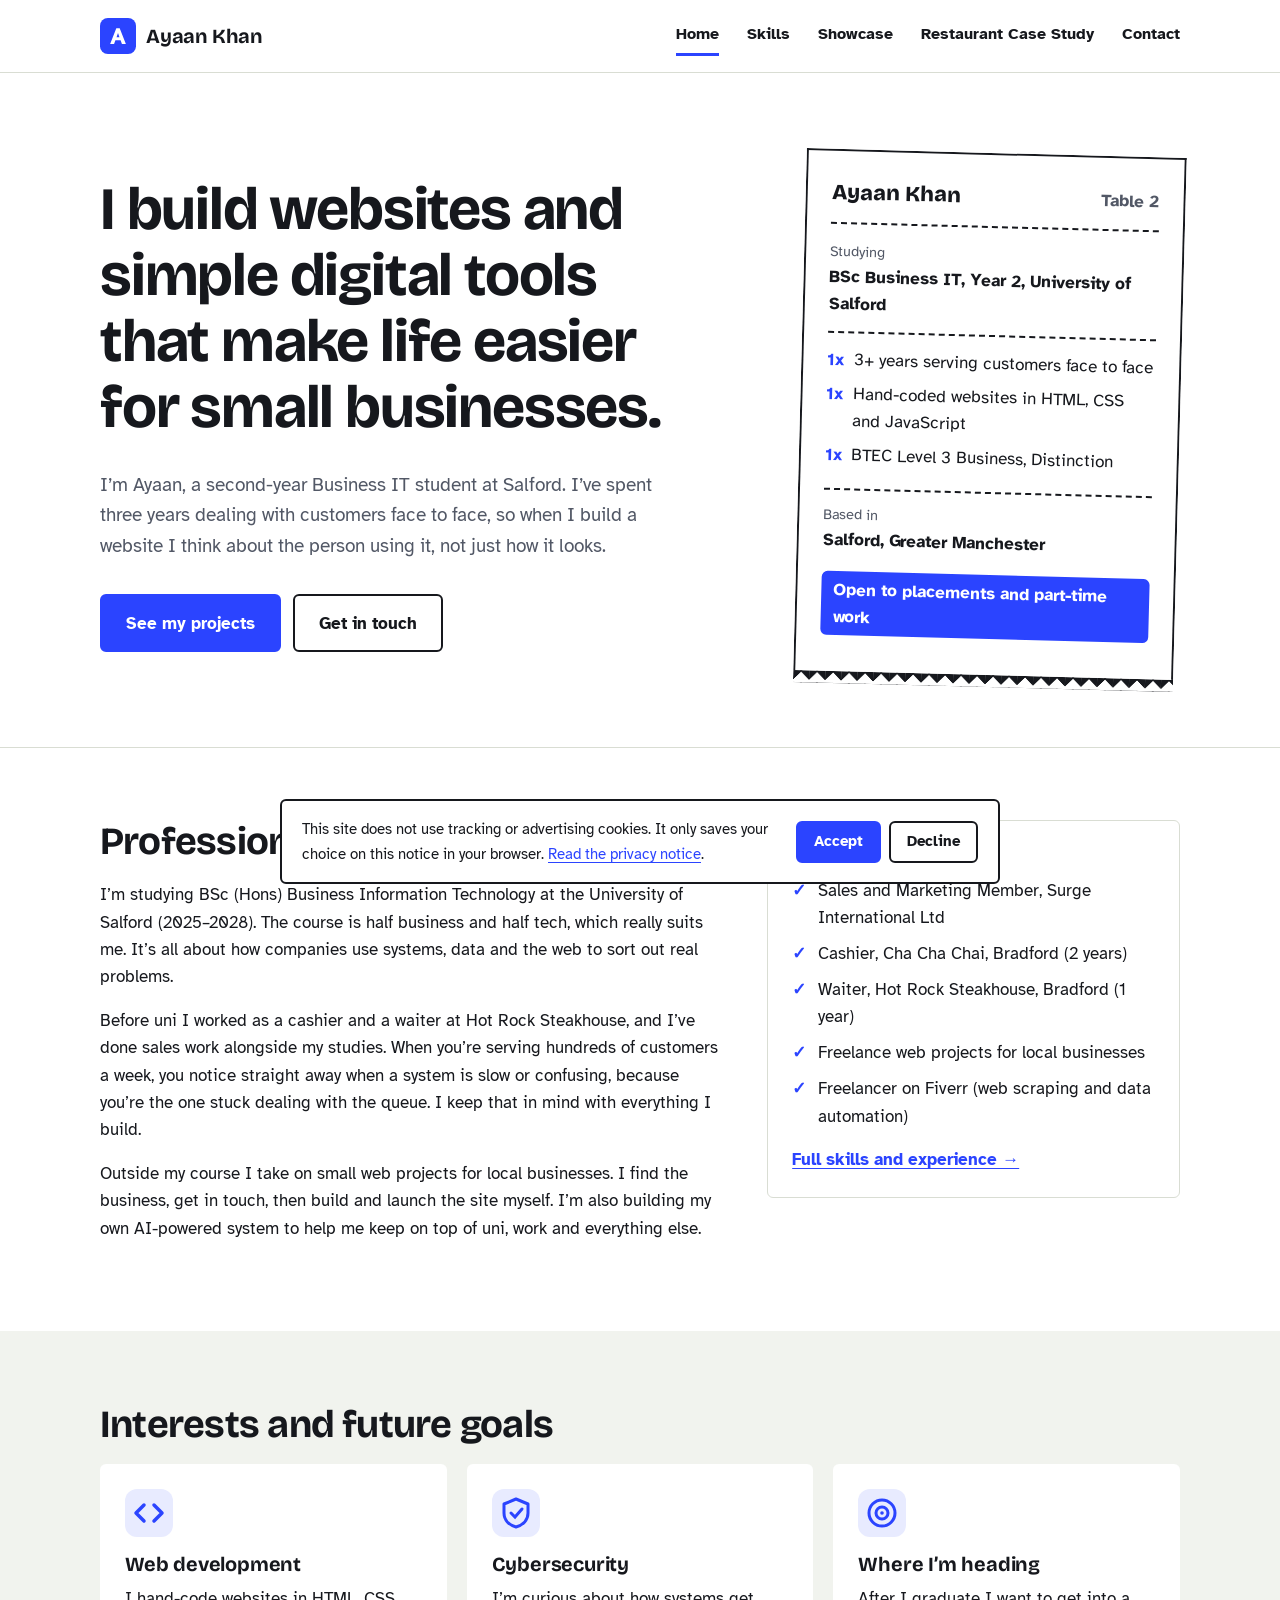
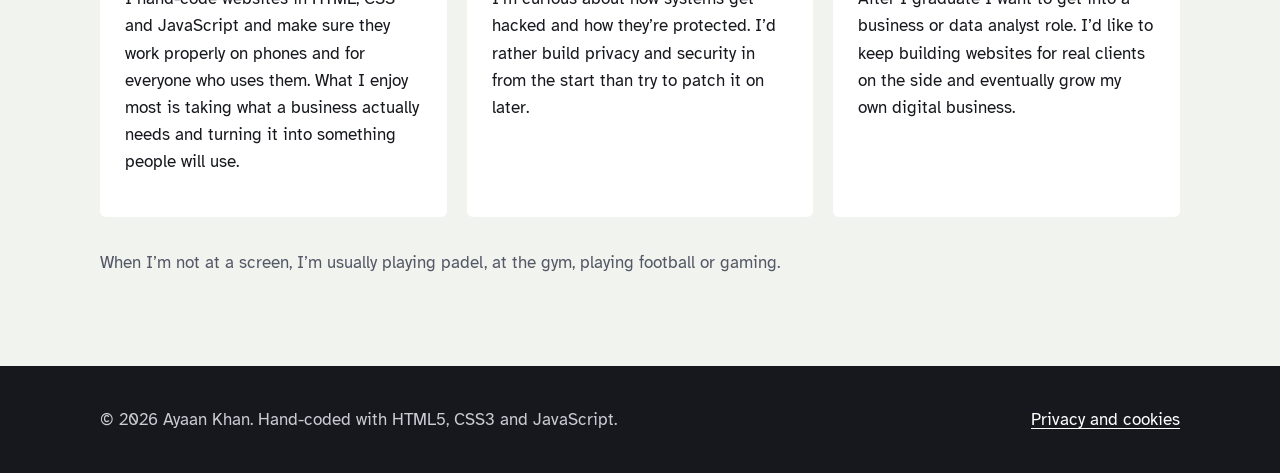
<file: index.html>
<!DOCTYPE html>
<html lang="en-GB">
<head>
  <meta charset="UTF-8">
  <meta name="viewport" content="width=device-width, initial-scale=1">
  <title>Ayaan Khan | Business IT Student and Web Developer</title>
  <meta name="description" content="Portfolio of Ayaan Khan, a Business Information Technology student at the University of Salford building websites and digital tools for small businesses.">
  <link rel="preconnect" href="https://fonts.googleapis.com">
  <link rel="preconnect" href="https://fonts.gstatic.com" crossorigin>
  <link href="https://fonts.googleapis.com/css2?family=Atkinson+Hyperlegible:wght@400;700&amp;family=Bricolage+Grotesque:opsz,wght@12..96,500..800&amp;display=swap" rel="stylesheet">
  <link rel="stylesheet" href="css/style.css">
  <link rel="icon" href="images/logo.svg" type="image/svg+xml">
</head>
<body>
  <a class="skip-link" href="#main">Skip to main content</a>

  <!-- ===== Site header and main navigation (same on every page) ===== -->
  <header class="site-header">
    <div class="container header-inner">
      <a class="brand" href="index.html">
        <img src="images/logo.svg" alt="" width="36" height="36">
        <span>Ayaan Khan</span>
      </a>
      <button class="nav-toggle" type="button" aria-expanded="false" aria-controls="site-nav">Menu</button>
      <nav id="site-nav" class="site-nav" aria-label="Main">
        <ul>
          <li><a href="index.html" aria-current="page">Home</a></li>
          <li><a href="skills.html">Skills</a></li>
          <li><a href="showcase.html">Showcase</a></li>
          <li><a href="restaurant.html">Restaurant Case Study</a></li>
          <li><a href="contact.html">Contact</a></li>
        </ul>
      </nav>
    </div>
  </header>

  <main id="main">
    <!-- ===== Hero: who I am in one line ===== -->
    <section class="hero">
      <div class="container hero-inner">
        <div class="hero-text">
          <h1>I build websites and simple digital tools that make life easier for small businesses.</h1>
          <p class="lead">I’m Ayaan, a second-year Business IT student at Salford. I’ve spent three years dealing with customers face to face, so when I build a website I think about the person using it, not just how it looks.</p>
          <div class="button-row">
            <a class="btn btn-primary" href="showcase.html">See my projects</a>
            <a class="btn btn-ghost" href="contact.html">Get in touch</a>
          </div>
        </div>
        <!-- Quick facts styled as a kitchen order ticket, a nod to my waiting job -->
        <aside class="ticket" aria-label="Quick facts about me">
          <div class="ticket-head">
            <p class="ticket-title">Ayaan Khan</p>
            <p class="ticket-number">Table 2</p>
          </div>
          <dl>
            <dt>Studying</dt>
            <dd>BSc Business IT, Year 2, University of Salford</dd>
          </dl>
          <ul class="ticket-items">
            <li>3+ years serving customers face to face</li>
            <li>Hand-coded websites in HTML, CSS and JavaScript</li>
            <li>BTEC Level 3 Business, Distinction</li>
          </ul>
          <dl>
            <dt>Based in</dt>
            <dd>Salford, Greater Manchester</dd>
          </dl>
          <p class="ticket-status">Open to placements and part-time work</p>
        </aside>
      </div>
    </section>

    <!-- ===== Professional summary ===== -->
    <section class="section">
      <div class="container two-col">
        <div>
          <h2>Professional summary</h2>
          <p>I’m studying BSc (Hons) Business Information Technology at the University of Salford (2025–2028). The course is half business and half tech, which really suits me. It’s all about how companies use systems, data and the web to sort out real problems.</p>
          <p>Before uni I worked as a cashier and a waiter at Hot Rock Steakhouse, and I’ve done sales work alongside my studies. When you’re serving hundreds of customers a week, you notice straight away when a system is slow or confusing, because you’re the one stuck dealing with the queue. I keep that in mind with everything I build.</p>
          <p>Outside my course I take on small web projects for local businesses. I find the business, get in touch, then build and launch the site myself. I’m also building my own AI-powered system to help me keep on top of uni, work and everything else.</p>
        </div>
        <aside class="card">
          <h3>Career background</h3>
          <ul class="tick-list">
            <li>Sales and Marketing Member, Surge International Ltd</li>
            <li>Cashier, Cha Cha Chai, Bradford (2 years)</li>
            <li>Waiter, Hot Rock Steakhouse, Bradford (1 year)</li>
            <li>Freelance web projects for local businesses</li>
            <li>Freelancer on Fiverr (web scraping and data automation)</li>
          </ul>
          <a class="text-link" href="skills.html">Full skills and experience &rarr;</a>
        </aside>
      </div>
    </section>

    <!-- ===== Interests and goals ===== -->
    <section class="section section-alt">
      <div class="container">
        <h2>Interests and future goals</h2>
        <div class="card-grid">
          <article class="card">
            <img class="card-icon" src="images/icon-code.svg" alt="" width="48" height="48">
            <h3>Web development</h3>
            <p>I hand-code websites in HTML, CSS and JavaScript and make sure they work properly on phones and for everyone who uses them. What I enjoy most is taking what a business actually needs and turning it into something people will use.</p>
          </article>
          <article class="card">
            <img class="card-icon" src="images/icon-shield.svg" alt="" width="48" height="48">
            <h3>Cybersecurity</h3>
            <p>I’m curious about how systems get hacked and how they’re protected. I’d rather build privacy and security in from the start than try to patch it on later.</p>
          </article>
          <article class="card">
            <img class="card-icon" src="images/icon-target.svg" alt="" width="48" height="48">
            <h3>Where I’m heading</h3>
            <p>After I graduate I want to get into a business or data analyst role. I’d like to keep building websites for real clients on the side and eventually grow my own digital business.</p>
          </article>
        </div>
        <p class="note">When I’m not at a screen, I’m usually playing padel, at the gym, playing football or gaming.</p>
      </div>
    </section>
  </main>

  <!-- ===== Footer (same on every page) ===== -->
  <footer class="site-footer">
    <div class="container footer-inner">
      <p>&copy; <span id="year">2026</span> Ayaan Khan. Hand-coded with HTML5, CSS3 and JavaScript.</p>
      <p><a href="restaurant.html#privacy">Privacy and cookies</a></p>
    </div>
  </footer>

  <!-- ===== Cookie consent notice (shown until the visitor chooses) ===== -->
  <div class="cookie-banner" id="cookie-banner" role="region" aria-label="Cookie notice" hidden>
    <p>This site does not use tracking or advertising cookies. It only saves your choice on this notice in your browser. <a href="restaurant.html#privacy">Read the privacy notice</a>.</p>
    <div class="cookie-actions">
      <button class="btn btn-primary btn-small" type="button" data-cookie="accept">Accept</button>
      <button class="btn btn-ghost btn-small" type="button" data-cookie="decline">Decline</button>
    </div>
  </div>

  <script src="js/main.js"></script>
</body>
</html>
</file>
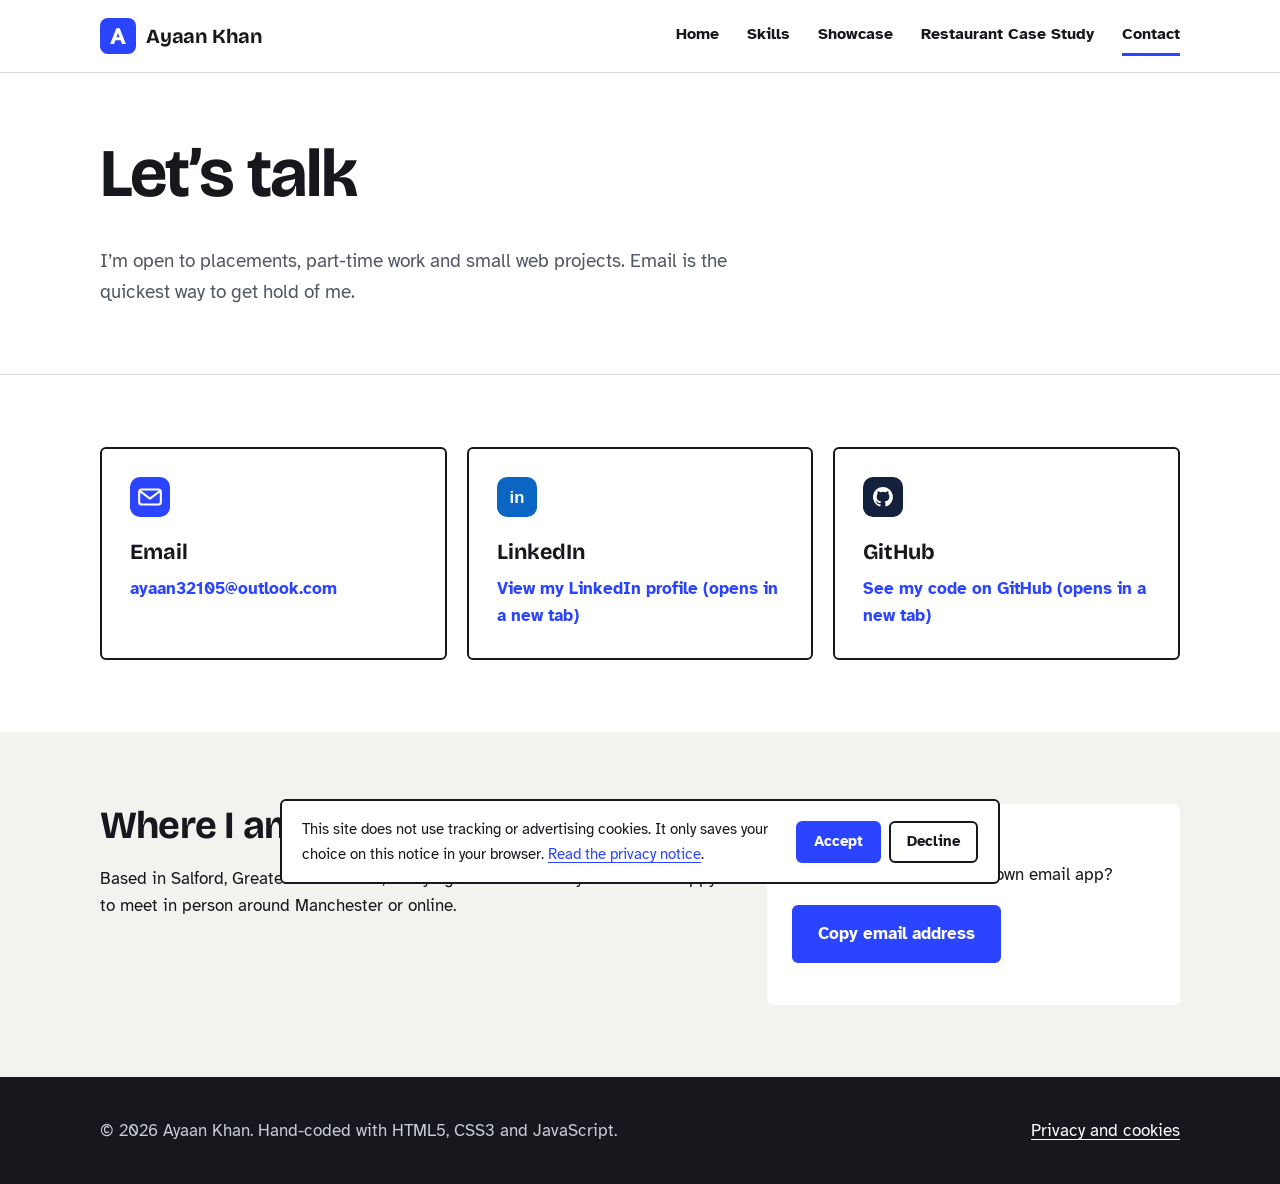
<file: contact.html>
<!DOCTYPE html>
<html lang="en-GB">
<head>
  <meta charset="UTF-8">
  <meta name="viewport" content="width=device-width, initial-scale=1">
  <title>Contact | Ayaan Khan</title>
  <meta name="description" content="Contact Ayaan Khan by email or connect on LinkedIn and GitHub.">
  <link rel="preconnect" href="https://fonts.googleapis.com">
  <link rel="preconnect" href="https://fonts.gstatic.com" crossorigin>
  <link href="https://fonts.googleapis.com/css2?family=Atkinson+Hyperlegible:wght@400;700&amp;family=Bricolage+Grotesque:opsz,wght@12..96,500..800&amp;display=swap" rel="stylesheet">
  <link rel="stylesheet" href="css/style.css">
  <link rel="icon" href="images/logo.svg" type="image/svg+xml">
</head>
<body>
  <a class="skip-link" href="#main">Skip to main content</a>

  <!-- ===== Site header and main navigation ===== -->
  <header class="site-header">
    <div class="container header-inner">
      <a class="brand" href="index.html">
        <img src="images/logo.svg" alt="" width="36" height="36">
        <span>Ayaan Khan</span>
      </a>
      <button class="nav-toggle" type="button" aria-expanded="false" aria-controls="site-nav">Menu</button>
      <nav id="site-nav" class="site-nav" aria-label="Main">
        <ul>
          <li><a href="index.html">Home</a></li>
          <li><a href="skills.html">Skills</a></li>
          <li><a href="showcase.html">Showcase</a></li>
          <li><a href="restaurant.html">Restaurant Case Study</a></li>
          <li><a href="contact.html" aria-current="page">Contact</a></li>
        </ul>
      </nav>
    </div>
  </header>

  <main id="main">
    <section class="page-intro">
      <div class="container">
        <h1>Let’s talk</h1>
        <p class="lead">I’m open to placements, part-time work and small web projects. Email is the quickest way to get hold of me.</p>
      </div>
    </section>

    <section class="section" aria-labelledby="contact-title">
      <div class="container contact-grid">
        <h2 id="contact-title" class="visually-hidden">Contact details</h2>
        <a class="contact-card" href="mailto:ayaan32105@outlook.com">
          <img src="images/icon-mail.svg" alt="" width="40" height="40">
          <span class="contact-label">Email</span>
          <span class="contact-value">ayaan32105@outlook.com</span>
        </a>
        <a class="contact-card" href="https://www.linkedin.com/in/ayaan-khan-1704a8391" target="_blank" rel="noopener noreferrer">
          <img src="images/icon-linkedin.svg" alt="" width="40" height="40">
          <span class="contact-label">LinkedIn</span>
          <span class="contact-value">View my LinkedIn profile (opens in a new tab)</span>
        </a>
        <a class="contact-card" href="https://github.com/ay44n786" target="_blank" rel="noopener noreferrer">
          <img src="images/icon-github.svg" alt="" width="40" height="40">
          <span class="contact-label">GitHub</span>
          <span class="contact-value">See my code on GitHub (opens in a new tab)</span>
        </a>
      </div>
    </section>

    <section class="section section-alt">
      <div class="container two-col">
        <div>
          <h2>Where I am</h2>
          <p>Based in Salford, Greater Manchester, studying at the University of Salford. Happy to meet in person around Manchester or online.</p>
        </div>
        <div class="card">
          <h3>Copy my email</h3>
          <p>Prefer to paste it into your own email app?</p>
          <button class="btn btn-primary" type="button" id="copy-email" data-email="ayaan32105@outlook.com">Copy email address</button>
          <p class="copy-status" id="copy-status" aria-live="polite"></p>
        </div>
      </div>
    </section>
  </main>

  <!-- ===== Footer ===== -->
  <footer class="site-footer">
    <div class="container footer-inner">
      <p>&copy; <span id="year">2026</span> Ayaan Khan. Hand-coded with HTML5, CSS3 and JavaScript.</p>
      <p><a href="restaurant.html#privacy">Privacy and cookies</a></p>
    </div>
  </footer>

  <!-- ===== Cookie consent notice ===== -->
  <div class="cookie-banner" id="cookie-banner" role="region" aria-label="Cookie notice" hidden>
    <p>This site does not use tracking or advertising cookies. It only saves your choice on this notice in your browser. <a href="restaurant.html#privacy">Read the privacy notice</a>.</p>
    <div class="cookie-actions">
      <button class="btn btn-primary btn-small" type="button" data-cookie="accept">Accept</button>
      <button class="btn btn-ghost btn-small" type="button" data-cookie="decline">Decline</button>
    </div>
  </div>

  <script src="js/main.js"></script>
</body>
</html>
</file>
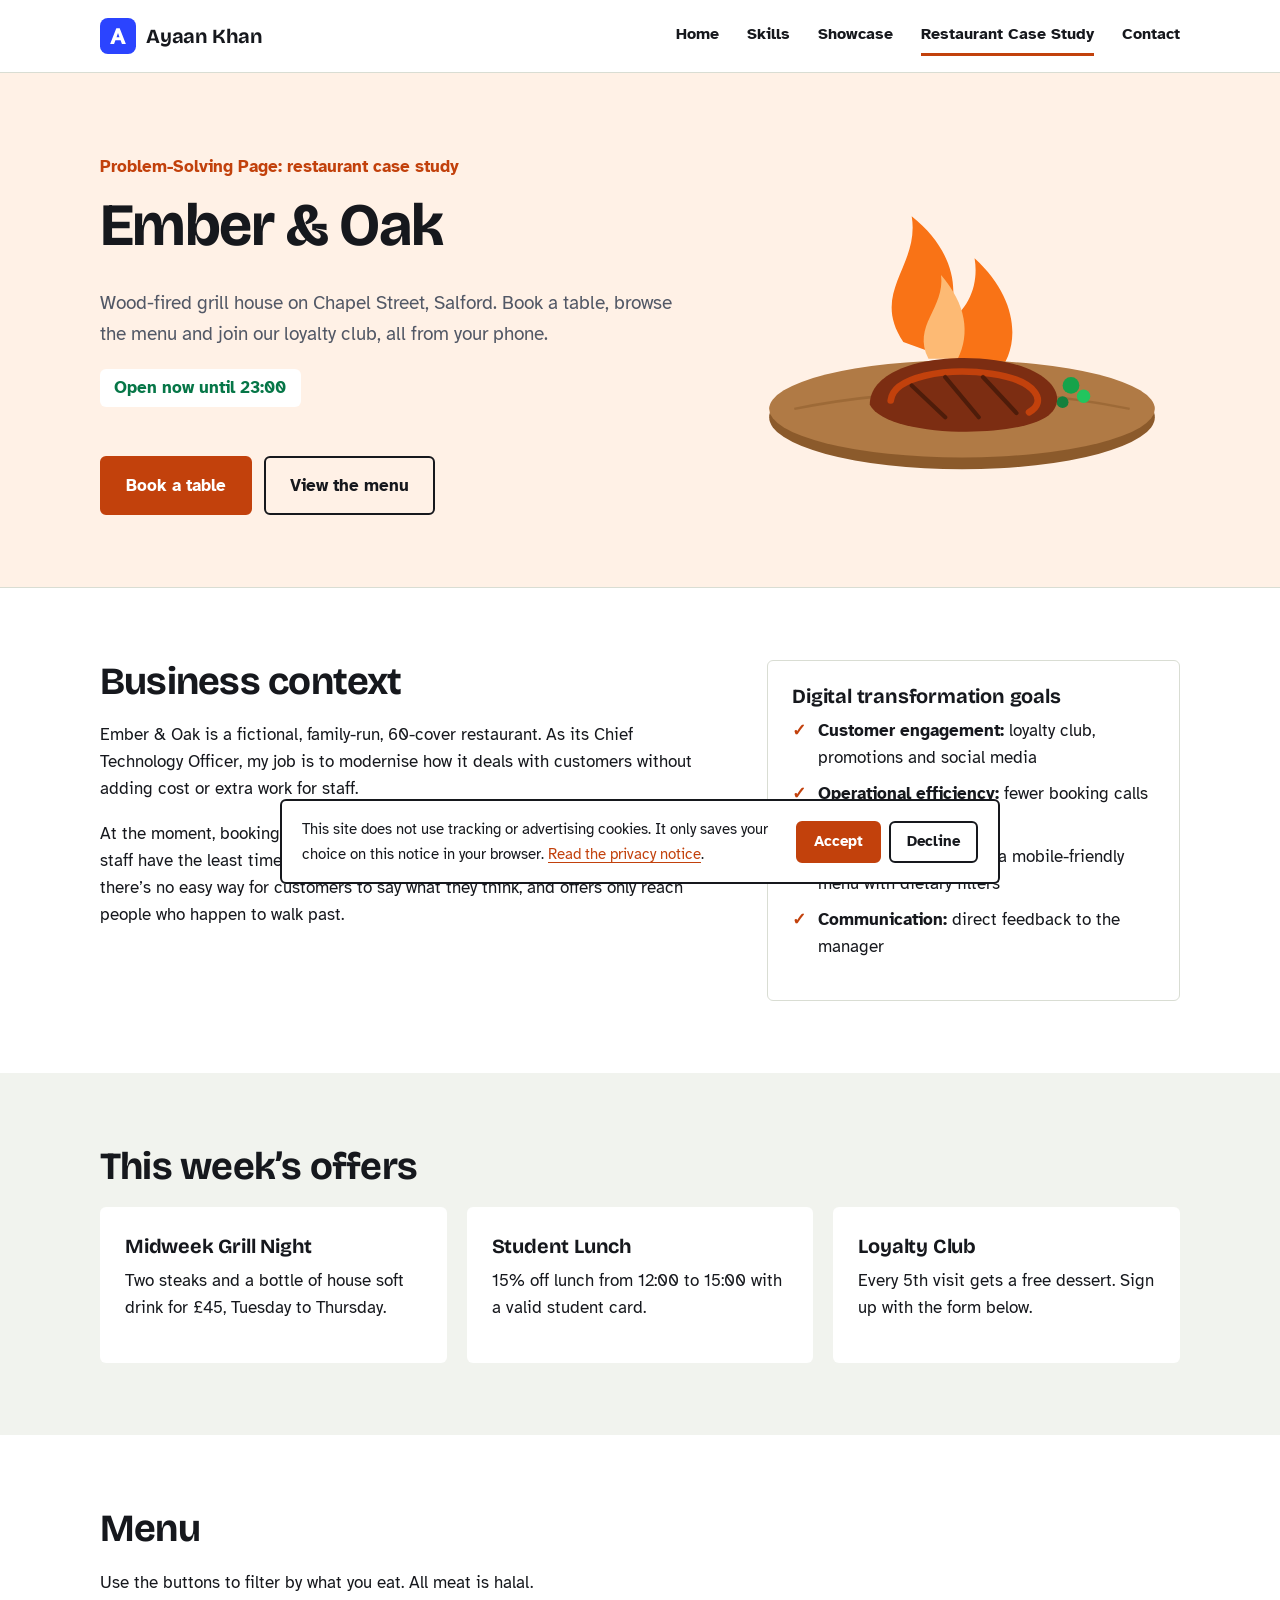
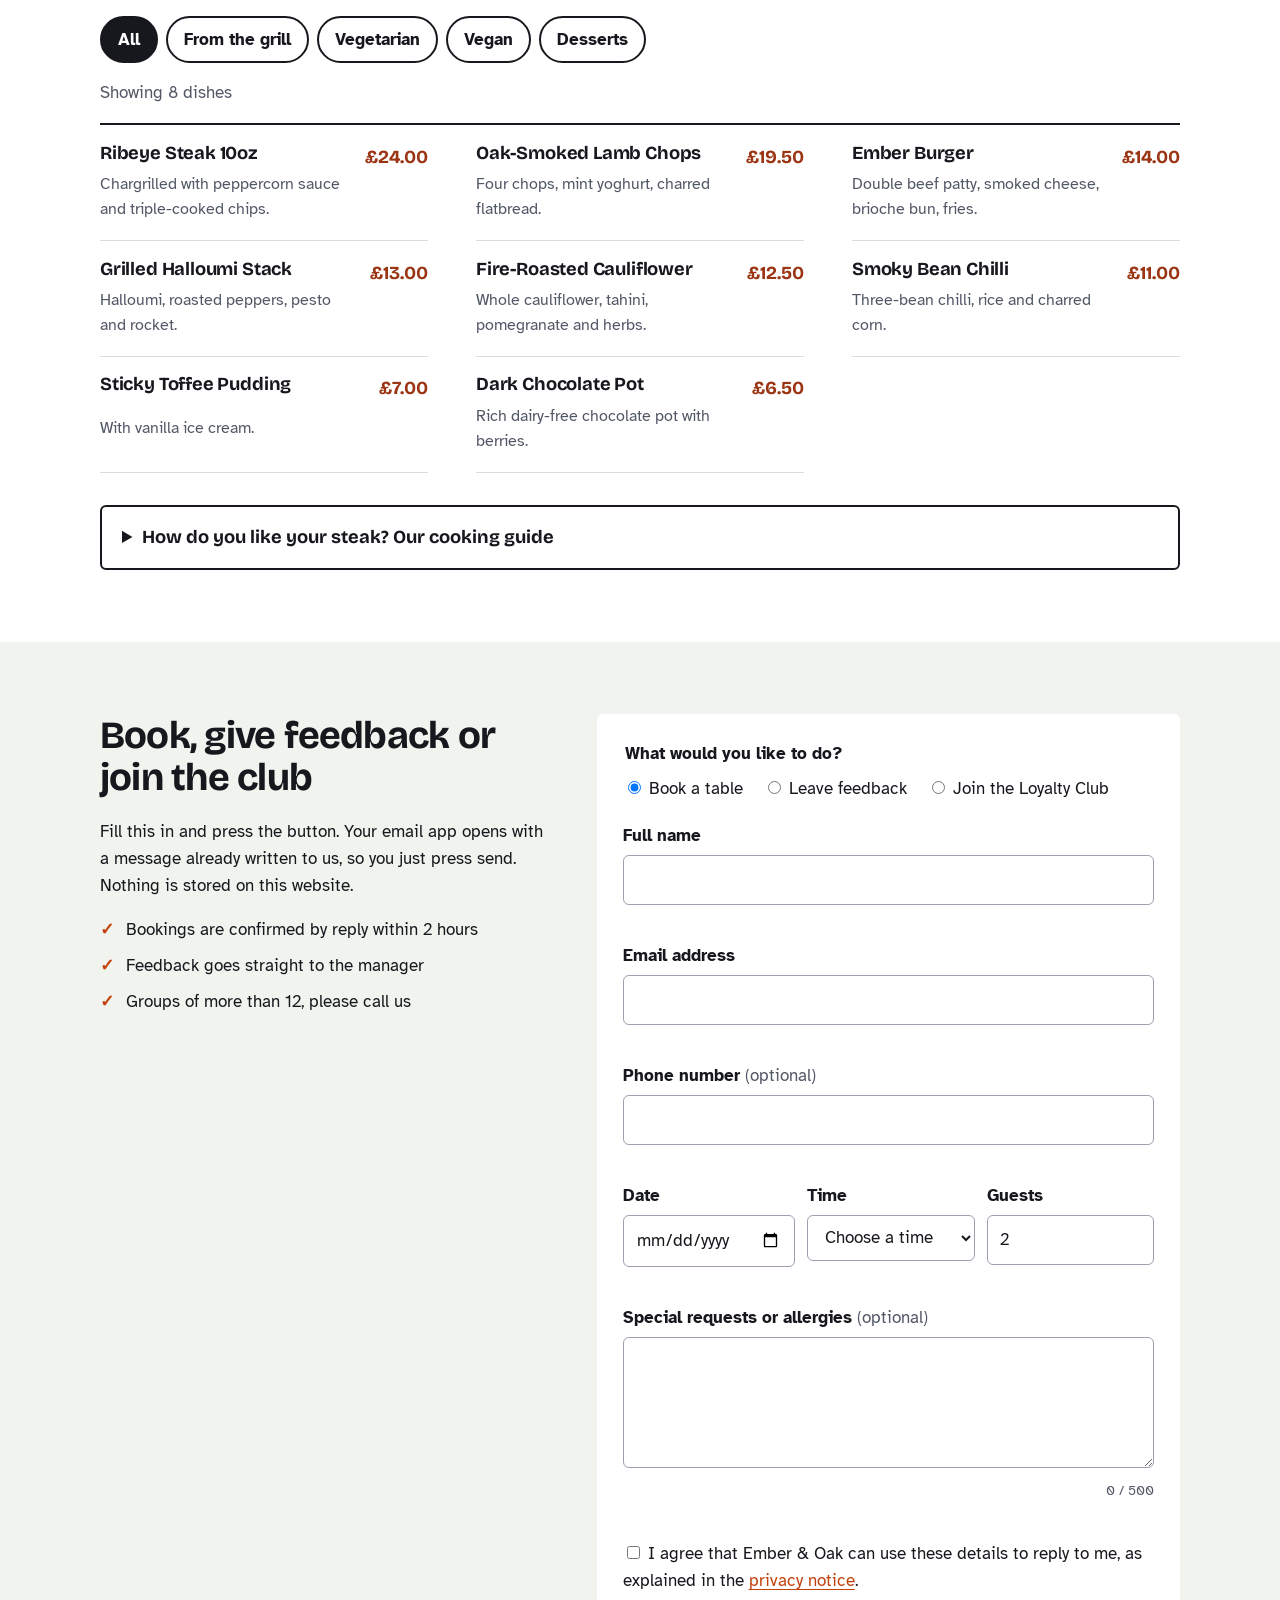
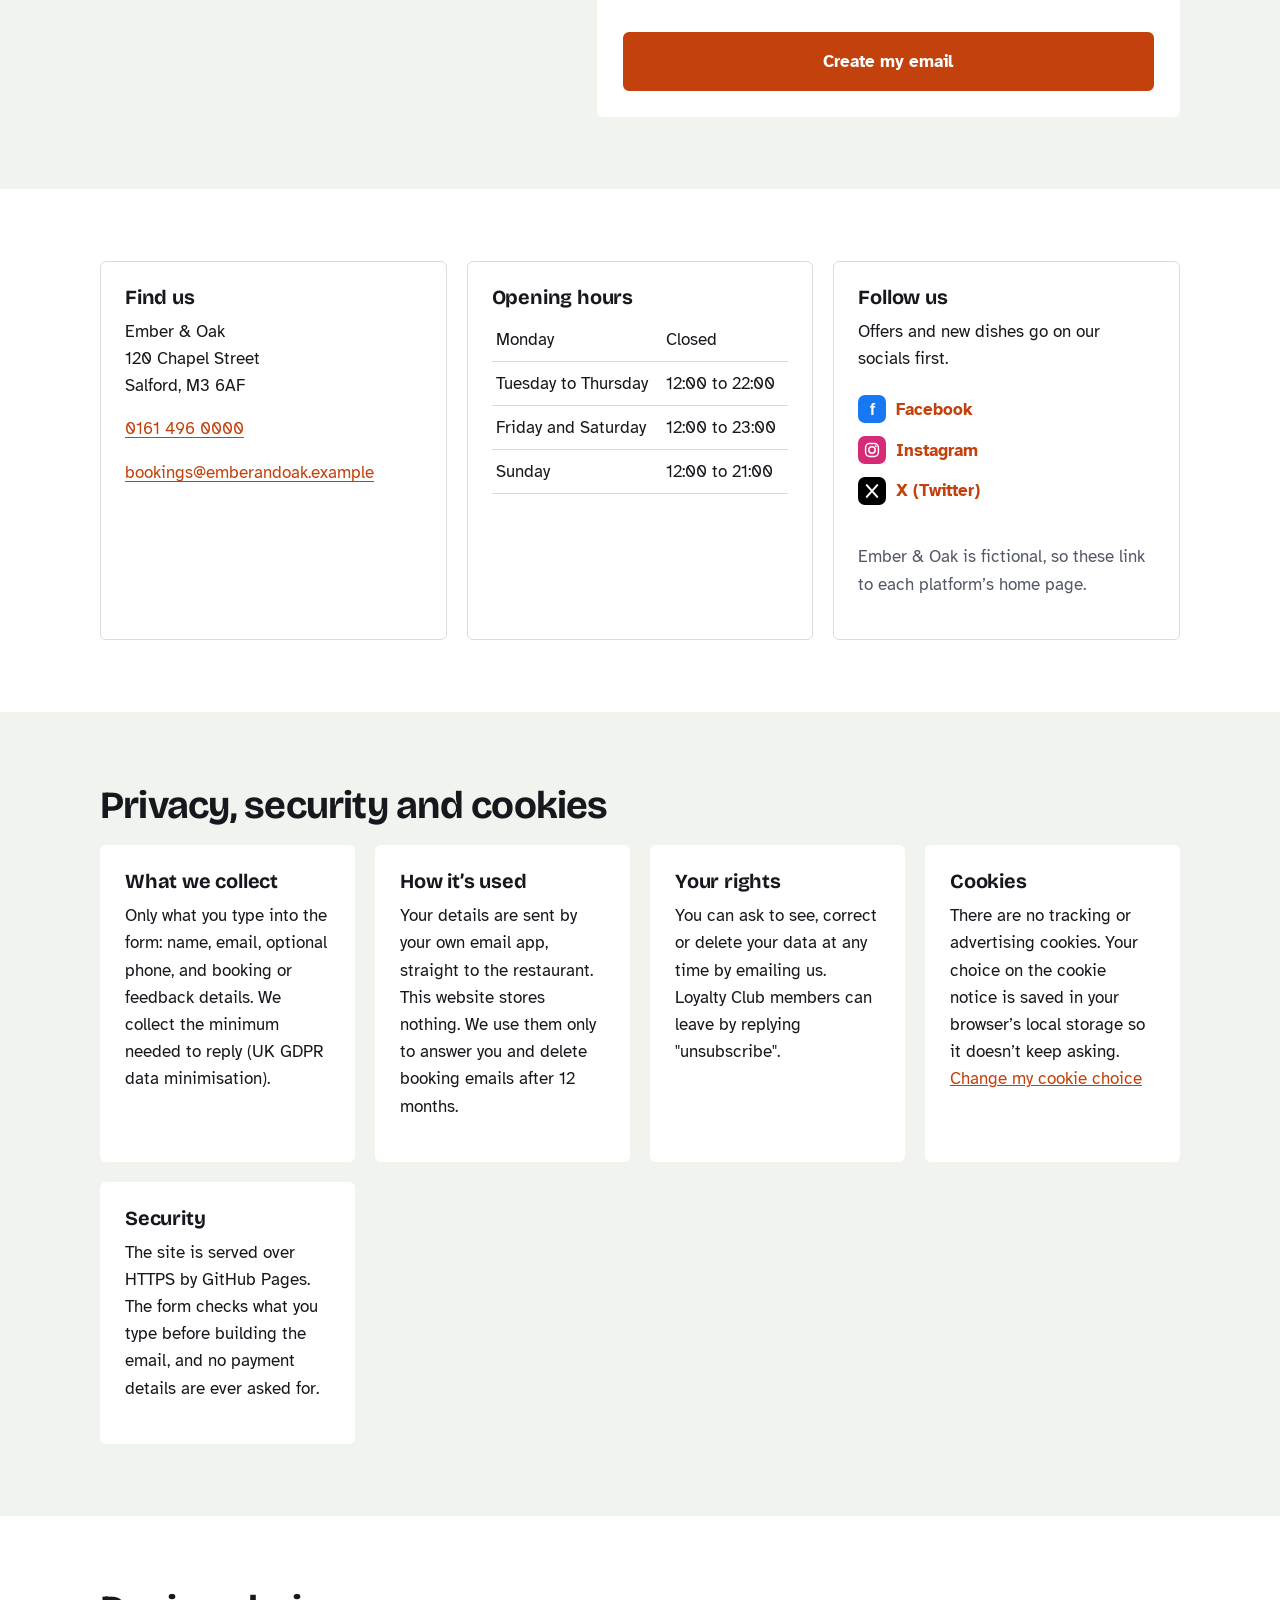
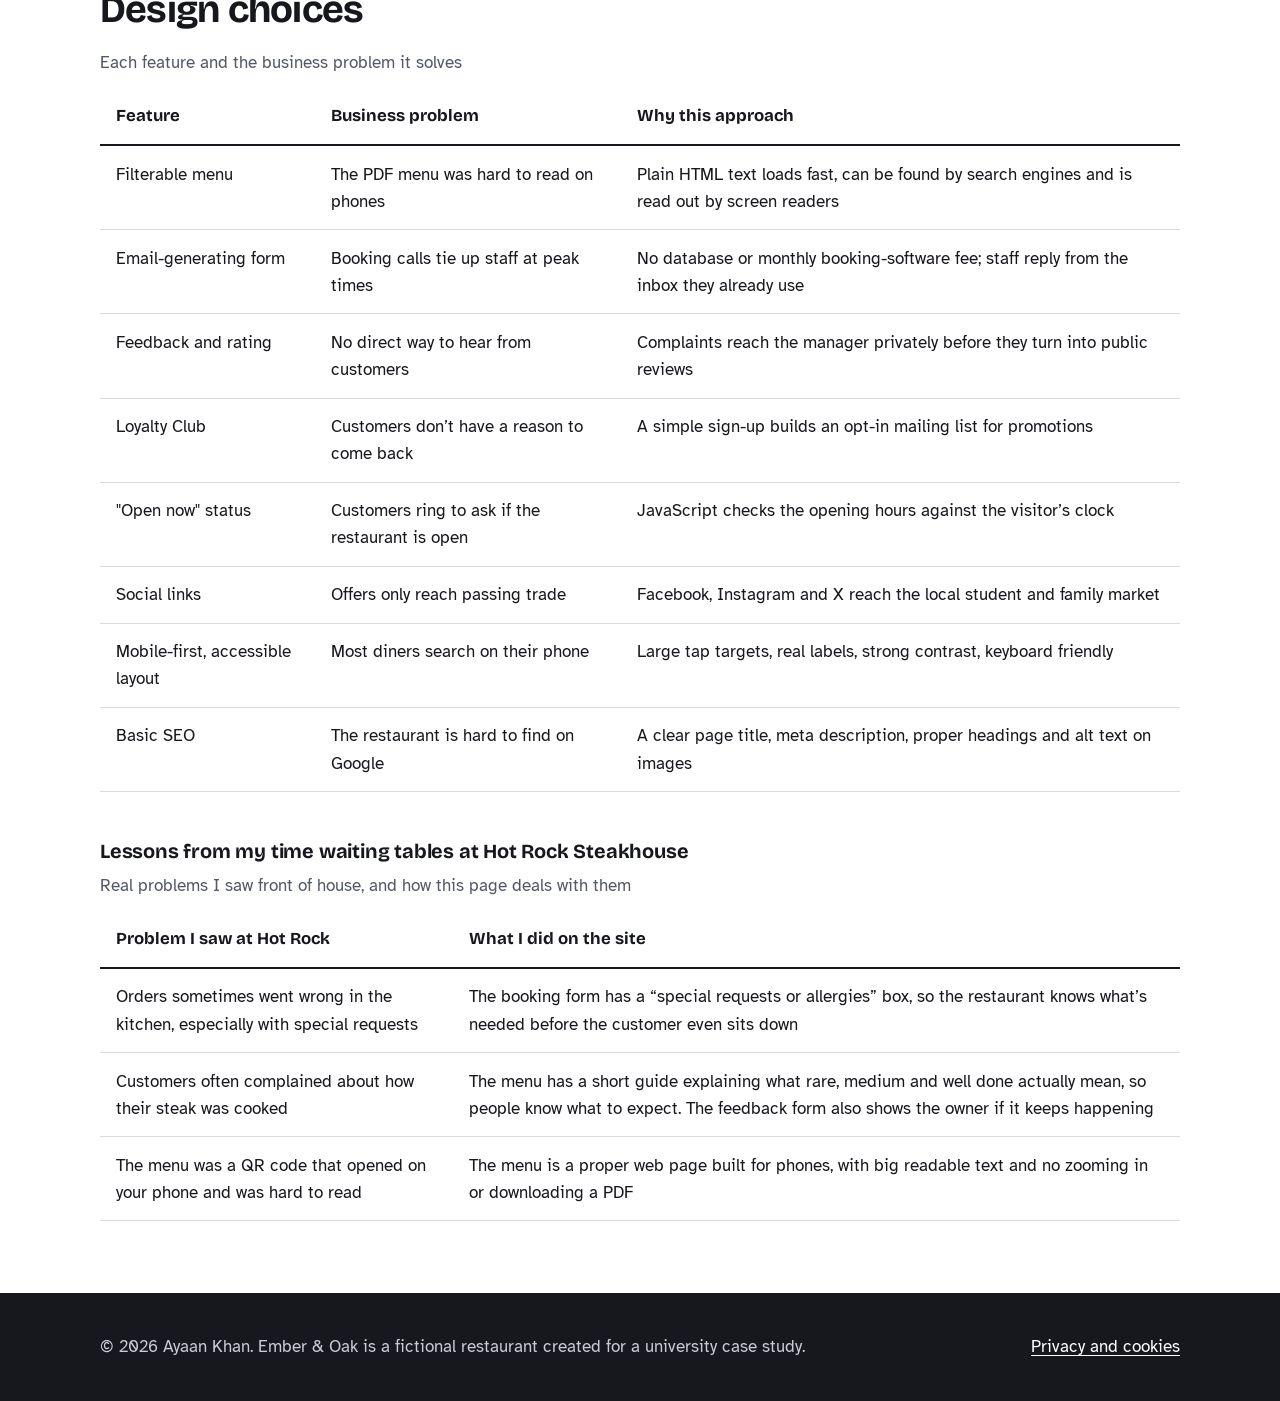
<file: restaurant.html>
<!DOCTYPE html>
<html lang="en-GB">
<head>
  <meta charset="UTF-8">
  <meta name="viewport" content="width=device-width, initial-scale=1">
  <title>Ember &amp; Oak Salford | Restaurant Digital Transformation Case Study</title>
  <meta name="description" content="Ember &amp; Oak, a fictional Salford grill house: online menu, table booking, feedback and loyalty sign-up. A web development case study by Ayaan Khan.">
  <link rel="preconnect" href="https://fonts.googleapis.com">
  <link rel="preconnect" href="https://fonts.gstatic.com" crossorigin>
  <link href="https://fonts.googleapis.com/css2?family=Atkinson+Hyperlegible:wght@400;700&amp;family=Bricolage+Grotesque:opsz,wght@12..96,500..800&amp;display=swap" rel="stylesheet">
  <link rel="stylesheet" href="css/style.css">
  <link rel="icon" href="images/logo.svg" type="image/svg+xml">
</head>
<body class="restaurant-page">
  <a class="skip-link" href="#main">Skip to main content</a>

  <!-- ===== Site header and main navigation ===== -->
  <header class="site-header">
    <div class="container header-inner">
      <a class="brand" href="index.html">
        <img src="images/logo.svg" alt="" width="36" height="36">
        <span>Ayaan Khan</span>
      </a>
      <button class="nav-toggle" type="button" aria-expanded="false" aria-controls="site-nav">Menu</button>
      <nav id="site-nav" class="site-nav" aria-label="Main">
        <ul>
          <li><a href="index.html">Home</a></li>
          <li><a href="skills.html">Skills</a></li>
          <li><a href="showcase.html">Showcase</a></li>
          <li><a href="restaurant.html" aria-current="page">Restaurant Case Study</a></li>
          <li><a href="contact.html">Contact</a></li>
        </ul>
      </nav>
    </div>
  </header>

  <main id="main">
    <!-- ===== Restaurant hero ===== -->
    <section class="hero hero-restaurant">
      <div class="container hero-inner">
        <div class="hero-text">
          <p class="eyebrow">Problem-Solving Page: restaurant case study</p>
          <h1>Ember &amp; Oak</h1>
          <p class="lead">Wood-fired grill house on Chapel Street, Salford. Book a table, browse the menu and join our loyalty club, all from your phone.</p>
          <p class="open-status" id="open-status" aria-live="polite">Checking opening hours&hellip;</p>
          <div class="button-row">
            <a class="btn btn-primary" href="#book">Book a table</a>
            <a class="btn btn-ghost" href="#menu">View the menu</a>
          </div>
        </div>
        <figure class="hero-image">
          <img src="images/restaurant-hero.svg" alt="Illustration of a grilled steak on a wooden board with flames behind it" width="520" height="400">
        </figure>
      </div>
    </section>

    <!-- ===== Business context ===== -->
    <section class="section" id="context">
      <div class="container two-col">
        <div>
          <h2>Business context</h2>
          <p>Ember &amp; Oak is a fictional, family-run, 60-cover restaurant. As its Chief Technology Officer, my job is to modernise how it deals with customers without adding cost or extra work for staff.</p>
          <p>At the moment, bookings come in by phone, usually right when it’s busiest and staff have the least time. The menu is a PDF that’s a pain to read on a phone, there’s no easy way for customers to say what they think, and offers only reach people who happen to walk past.</p>
        </div>
        <div class="card">
          <h3>Digital transformation goals</h3>
          <ul class="tick-list">
            <li><strong>Customer engagement:</strong> loyalty club, promotions and social media</li>
            <li><strong>Operational efficiency:</strong> fewer booking calls at peak times</li>
            <li><strong>Customer experience:</strong> a mobile-friendly menu with dietary filters</li>
            <li><strong>Communication:</strong> direct feedback to the manager</li>
          </ul>
        </div>
      </div>
    </section>

    <!-- ===== Promotions ===== -->
    <section class="section section-alt" aria-labelledby="offers-title">
      <div class="container">
        <h2 id="offers-title">This week’s offers</h2>
        <div class="card-grid">
          <article class="card offer">
            <h3>Midweek Grill Night</h3>
            <p>Two steaks and a bottle of house soft drink for &pound;45, Tuesday to Thursday.</p>
          </article>
          <article class="card offer">
            <h3>Student Lunch</h3>
            <p>15% off lunch from 12:00 to 15:00 with a valid student card.</p>
          </article>
          <article class="card offer">
            <h3>Loyalty Club</h3>
            <p>Every 5th visit gets a free dessert. Sign up with the form below.</p>
          </article>
        </div>
      </div>
    </section>

    <!-- ===== Online menu with dietary filter (JavaScript) ===== -->
    <section class="section" id="menu">
      <div class="container">
        <h2>Menu</h2>
        <p>Use the buttons to filter by what you eat. All meat is halal.</p>
        <div class="filter-bar" role="group" aria-label="Filter the menu">
          <button class="filter-btn is-active" type="button" data-filter="all" aria-pressed="true">All</button>
          <button class="filter-btn" type="button" data-filter="grill" aria-pressed="false">From the grill</button>
          <button class="filter-btn" type="button" data-filter="vegetarian" aria-pressed="false">Vegetarian</button>
          <button class="filter-btn" type="button" data-filter="vegan" aria-pressed="false">Vegan</button>
          <button class="filter-btn" type="button" data-filter="dessert" aria-pressed="false">Desserts</button>
        </div>
        <p class="filter-count" id="filter-count" aria-live="polite">Showing 8 dishes</p>
        <ul class="menu-grid" id="menu-list">
          <li class="menu-item" data-tags="grill"><h3>Ribeye Steak 10oz</h3><p>Chargrilled with peppercorn sauce and triple-cooked chips.</p><span class="price">&pound;24.00</span></li>
          <li class="menu-item" data-tags="grill"><h3>Oak-Smoked Lamb Chops</h3><p>Four chops, mint yoghurt, charred flatbread.</p><span class="price">&pound;19.50</span></li>
          <li class="menu-item" data-tags="grill"><h3>Ember Burger</h3><p>Double beef patty, smoked cheese, brioche bun, fries.</p><span class="price">&pound;14.00</span></li>
          <li class="menu-item" data-tags="vegetarian"><h3>Grilled Halloumi Stack</h3><p>Halloumi, roasted peppers, pesto and rocket.</p><span class="price">&pound;13.00</span></li>
          <li class="menu-item" data-tags="vegetarian vegan"><h3>Fire-Roasted Cauliflower</h3><p>Whole cauliflower, tahini, pomegranate and herbs.</p><span class="price">&pound;12.50</span></li>
          <li class="menu-item" data-tags="vegetarian vegan"><h3>Smoky Bean Chilli</h3><p>Three-bean chilli, rice and charred corn.</p><span class="price">&pound;11.00</span></li>
          <li class="menu-item" data-tags="dessert vegetarian"><h3>Sticky Toffee Pudding</h3><p>With vanilla ice cream.</p><span class="price">&pound;7.00</span></li>
          <li class="menu-item" data-tags="dessert vegetarian vegan"><h3>Dark Chocolate Pot</h3><p>Rich dairy-free chocolate pot with berries.</p><span class="price">&pound;6.50</span></li>
        </ul>

        <!-- Steak guide: so customers know what each cooking level means before they order -->
        <details class="steak-guide">
          <summary>How do you like your steak? Our cooking guide</summary>
          <dl>
            <dt>Rare</dt><dd>Seared outside, cool and red in the middle. Very soft.</dd>
            <dt>Medium rare</dt><dd>Warm, red centre. Our chef’s recommendation for the ribeye.</dd>
            <dt>Medium</dt><dd>Hot, pink centre with a firmer bite.</dd>
            <dt>Medium well</dt><dd>Just a hint of pink in the middle.</dd>
            <dt>Well done</dt><dd>Cooked all the way through, no pink. Firmer and takes a few minutes longer.</dd>
          </dl>
          <p>Not happy with how it came out? Tell your server, or let us know with the feedback form below.</p>
        </details>
      </div>
    </section>

    <!-- ===== Booking / feedback / loyalty form (generates an email) ===== -->
    <section class="section section-alt" id="book">
      <div class="container form-layout">
        <div>
          <h2>Book, give feedback or join the club</h2>
          <p>Fill this in and press the button. Your email app opens with a message already written to us, so you just press send. Nothing is stored on this website.</p>
          <ul class="tick-list">
            <li>Bookings are confirmed by reply within 2 hours</li>
            <li>Feedback goes straight to the manager</li>
            <li>Groups of more than 12, please call us</li>
          </ul>
        </div>

        <form class="card enquiry-form" id="enquiry-form" novalidate>
          <fieldset>
            <legend>What would you like to do?</legend>
            <div class="radio-row">
              <label><input type="radio" name="type" value="booking" checked> Book a table</label>
              <label><input type="radio" name="type" value="feedback"> Leave feedback</label>
              <label><input type="radio" name="type" value="loyalty"> Join the Loyalty Club</label>
            </div>
          </fieldset>

          <div class="field">
            <label for="name">Full name</label>
            <input type="text" id="name" name="name" autocomplete="name" required>
            <p class="error" id="name-error"></p>
          </div>

          <div class="field">
            <label for="email">Email address</label>
            <input type="email" id="email" name="email" autocomplete="email" required>
            <p class="error" id="email-error"></p>
          </div>

          <div class="field">
            <label for="phone">Phone number <span class="optional">(optional)</span></label>
            <input type="tel" id="phone" name="phone" autocomplete="tel">
            <p class="error" id="phone-error"></p>
          </div>

          <!-- Booking-only fields: shown or hidden by JavaScript -->
          <div class="booking-fields" id="booking-fields">
            <div class="field-row">
              <div class="field">
                <label for="date">Date</label>
                <input type="date" id="date" name="date">
                <p class="error" id="date-error"></p>
              </div>
              <div class="field">
                <label for="time">Time</label>
                <select id="time" name="time">
                  <option value="">Choose a time</option>
                  <option>12:00</option><option>13:00</option><option>14:00</option>
                  <option>17:00</option><option>18:00</option><option>19:00</option>
                  <option>20:00</option><option>21:00</option>
                </select>
                <p class="error" id="time-error"></p>
              </div>
              <div class="field">
                <label for="guests">Guests</label>
                <input type="number" id="guests" name="guests" min="1" max="12" value="2">
                <p class="error" id="guests-error"></p>
              </div>
            </div>
          </div>

          <!-- Feedback-only field -->
          <div class="field feedback-fields" id="feedback-fields" hidden>
            <label for="rating">How was your visit?</label>
            <select id="rating" name="rating">
              <option value="5">5 - Excellent</option>
              <option value="4">4 - Good</option>
              <option value="3">3 - OK</option>
              <option value="2">2 - Poor</option>
              <option value="1">1 - Very poor</option>
            </select>
          </div>

          <div class="field">
            <label for="message" id="message-label">Special requests or allergies <span class="optional">(optional)</span></label>
            <textarea id="message" name="message" rows="4" maxlength="500"></textarea>
            <p class="char-count" id="char-count">0 / 500</p>
            <p class="error" id="message-error"></p>
          </div>

          <div class="field checkbox-field">
            <label><input type="checkbox" id="consent" name="consent"> I agree that Ember &amp; Oak can use these details to reply to me, as explained in the <a href="#privacy">privacy notice</a>.</label>
            <p class="error" id="consent-error"></p>
          </div>

          <button class="btn btn-primary btn-block" type="submit">Create my email</button>

          <!-- Preview of the generated email -->
          <div class="email-preview" id="email-preview" hidden>
            <h3>Your email is ready</h3>
            <p>If your email app didn’t open, copy the text below and send it to <a href="mailto:bookings@emberandoak.example">bookings@emberandoak.example</a>.</p>
            <pre id="preview-text"></pre>
            <a class="btn btn-ghost btn-small" id="preview-link" href="mailto:bookings@emberandoak.example">Open in email app</a>
          </div>
        </form>
      </div>
    </section>

    <!-- ===== Contact details and social media ===== -->
    <section class="section" id="find-us">
      <div class="container contact-grid">
        <div class="card">
          <h2 class="h3">Find us</h2>
          <address>
            Ember &amp; Oak<br>
            120 Chapel Street<br>
            Salford, M3 6AF
          </address>
          <p><a href="tel:+441614960000">0161 496 0000</a></p>
          <p><a href="mailto:bookings@emberandoak.example">bookings@emberandoak.example</a></p>
        </div>
        <div class="card">
          <h2 class="h3">Opening hours</h2>
          <table class="hours-table">
            <caption class="visually-hidden">Opening hours</caption>
            <tbody>
              <tr><th scope="row">Monday</th><td>Closed</td></tr>
              <tr><th scope="row">Tuesday to Thursday</th><td>12:00 to 22:00</td></tr>
              <tr><th scope="row">Friday and Saturday</th><td>12:00 to 23:00</td></tr>
              <tr><th scope="row">Sunday</th><td>12:00 to 21:00</td></tr>
            </tbody>
          </table>
        </div>
        <div class="card">
          <h2 class="h3">Follow us</h2>
          <p>Offers and new dishes go on our socials first.</p>
          <ul class="social-list">
            <li><a href="https://www.facebook.com/" target="_blank" rel="noopener noreferrer"><img src="images/icon-facebook.svg" alt="" width="28" height="28"> Facebook</a></li>
            <li><a href="https://www.instagram.com/" target="_blank" rel="noopener noreferrer"><img src="images/icon-instagram.svg" alt="" width="28" height="28"> Instagram</a></li>
            <li><a href="https://x.com/" target="_blank" rel="noopener noreferrer"><img src="images/icon-x.svg" alt="" width="28" height="28"> X (Twitter)</a></li>
          </ul>
          <p class="note">Ember &amp; Oak is fictional, so these link to each platform’s home page.</p>
        </div>
      </div>
    </section>

    <!-- ===== Privacy, security and GDPR ===== -->
    <section class="section section-alt" id="privacy">
      <div class="container">
        <h2>Privacy, security and cookies</h2>
        <div class="card-grid">
          <article class="card">
            <h3>What we collect</h3>
            <p>Only what you type into the form: name, email, optional phone, and booking or feedback details. We collect the minimum needed to reply (UK GDPR data minimisation).</p>
          </article>
          <article class="card">
            <h3>How it’s used</h3>
            <p>Your details are sent by your own email app, straight to the restaurant. This website stores nothing. We use them only to answer you and delete booking emails after 12 months.</p>
          </article>
          <article class="card">
            <h3>Your rights</h3>
            <p>You can ask to see, correct or delete your data at any time by emailing us. Loyalty Club members can leave by replying "unsubscribe".</p>
          </article>
          <article class="card">
            <h3>Cookies</h3>
            <p>There are no tracking or advertising cookies. Your choice on the cookie notice is saved in your browser’s local storage so it doesn’t keep asking. <button class="link-button" type="button" id="reset-cookies">Change my cookie choice</button></p>
          </article>
          <article class="card">
            <h3>Security</h3>
            <p>The site is served over HTTPS by GitHub Pages. The form checks what you type before building the email, and no payment details are ever asked for.</p>
          </article>
        </div>
      </div>
    </section>

    <!-- ===== Design choices ===== -->
    <section class="section" id="design-choices">
      <div class="container">
        <h2>Design choices</h2>
        <div class="table-wrap">
          <table>
            <caption>Each feature and the business problem it solves</caption>
            <thead>
              <tr><th scope="col">Feature</th><th scope="col">Business problem</th><th scope="col">Why this approach</th></tr>
            </thead>
            <tbody>
              <tr><td>Filterable menu</td><td>The PDF menu was hard to read on phones</td><td>Plain HTML text loads fast, can be found by search engines and is read out by screen readers</td></tr>
              <tr><td>Email-generating form</td><td>Booking calls tie up staff at peak times</td><td>No database or monthly booking-software fee; staff reply from the inbox they already use</td></tr>
              <tr><td>Feedback and rating</td><td>No direct way to hear from customers</td><td>Complaints reach the manager privately before they turn into public reviews</td></tr>
              <tr><td>Loyalty Club</td><td>Customers don’t have a reason to come back</td><td>A simple sign-up builds an opt-in mailing list for promotions</td></tr>
              <tr><td>"Open now" status</td><td>Customers ring to ask if the restaurant is open</td><td>JavaScript checks the opening hours against the visitor’s clock</td></tr>
              <tr><td>Social links</td><td>Offers only reach passing trade</td><td>Facebook, Instagram and X reach the local student and family market</td></tr>
              <tr><td>Mobile-first, accessible layout</td><td>Most diners search on their phone</td><td>Large tap targets, real labels, strong contrast, keyboard friendly</td></tr>
              <tr><td>Basic SEO</td><td>The restaurant is hard to find on Google</td><td>A clear page title, meta description, proper headings and alt text on images</td></tr>
            </tbody>
          </table>
        </div>

        <h3 class="spaced">Lessons from my time waiting tables at Hot Rock Steakhouse</h3>
        <div class="table-wrap">
          <table>
            <caption>Real problems I saw front of house, and how this page deals with them</caption>
            <thead>
              <tr><th scope="col">Problem I saw at Hot Rock</th><th scope="col">What I did on the site</th></tr>
            </thead>
            <tbody>
              <tr><td>Orders sometimes went wrong in the kitchen, especially with special requests</td><td>The booking form has a “special requests or allergies” box, so the restaurant knows what’s needed before the customer even sits down</td></tr>
              <tr><td>Customers often complained about how their steak was cooked</td><td>The menu has a short guide explaining what rare, medium and well done actually mean, so people know what to expect. The feedback form also shows the owner if it keeps happening</td></tr>
              <tr><td>The menu was a QR code that opened on your phone and was hard to read</td><td>The menu is a proper web page built for phones, with big readable text and no zooming in or downloading a PDF</td></tr>
            </tbody>
          </table>
        </div>
      </div>
    </section>
  </main>

  <!-- ===== Footer ===== -->
  <footer class="site-footer">
    <div class="container footer-inner">
      <p>&copy; <span id="year">2026</span> Ayaan Khan. Ember &amp; Oak is a fictional restaurant created for a university case study.</p>
      <p><a href="#privacy">Privacy and cookies</a></p>
    </div>
  </footer>

  <!-- ===== Cookie consent notice ===== -->
  <div class="cookie-banner" id="cookie-banner" role="region" aria-label="Cookie notice" hidden>
    <p>This site does not use tracking or advertising cookies. It only saves your choice on this notice in your browser. <a href="#privacy">Read the privacy notice</a>.</p>
    <div class="cookie-actions">
      <button class="btn btn-primary btn-small" type="button" data-cookie="accept">Accept</button>
      <button class="btn btn-ghost btn-small" type="button" data-cookie="decline">Decline</button>
    </div>
  </div>

  <script src="js/main.js"></script>
  <script src="js/restaurant.js"></script>
</body>
</html>
</file>
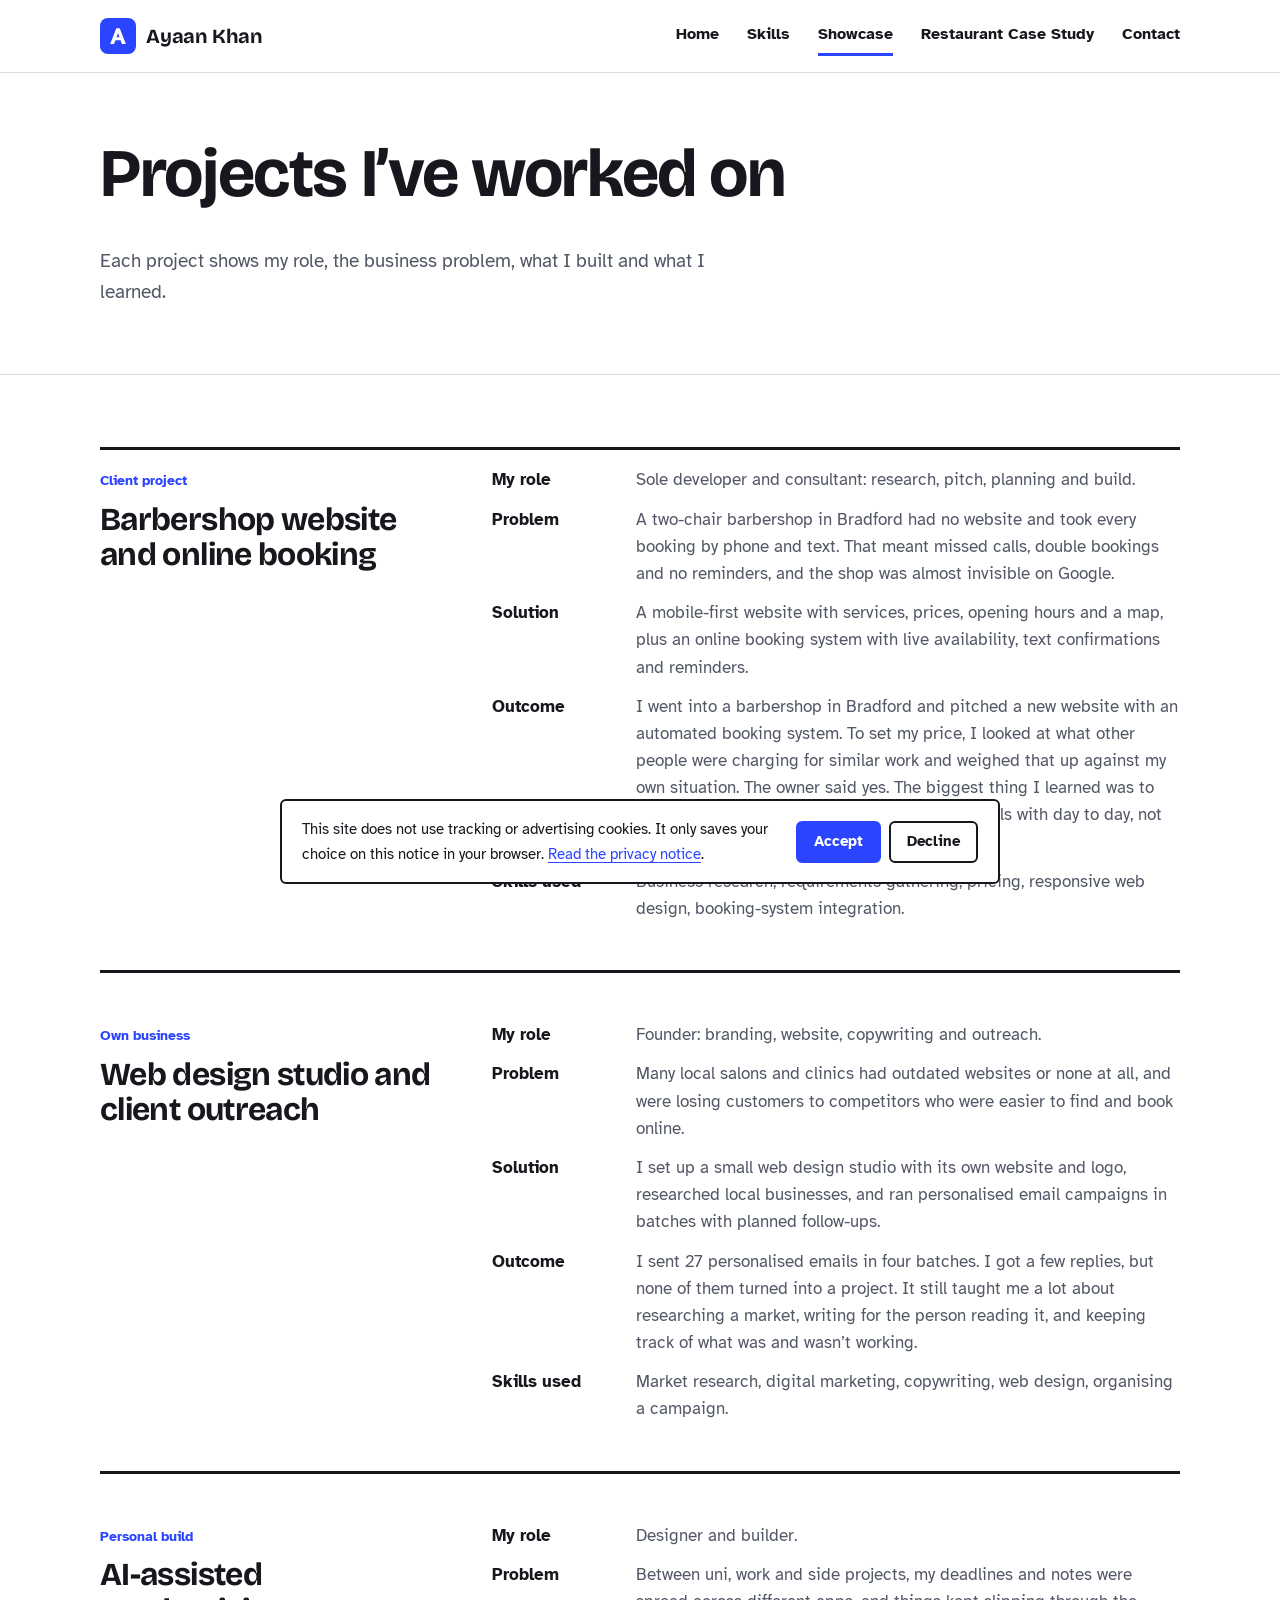
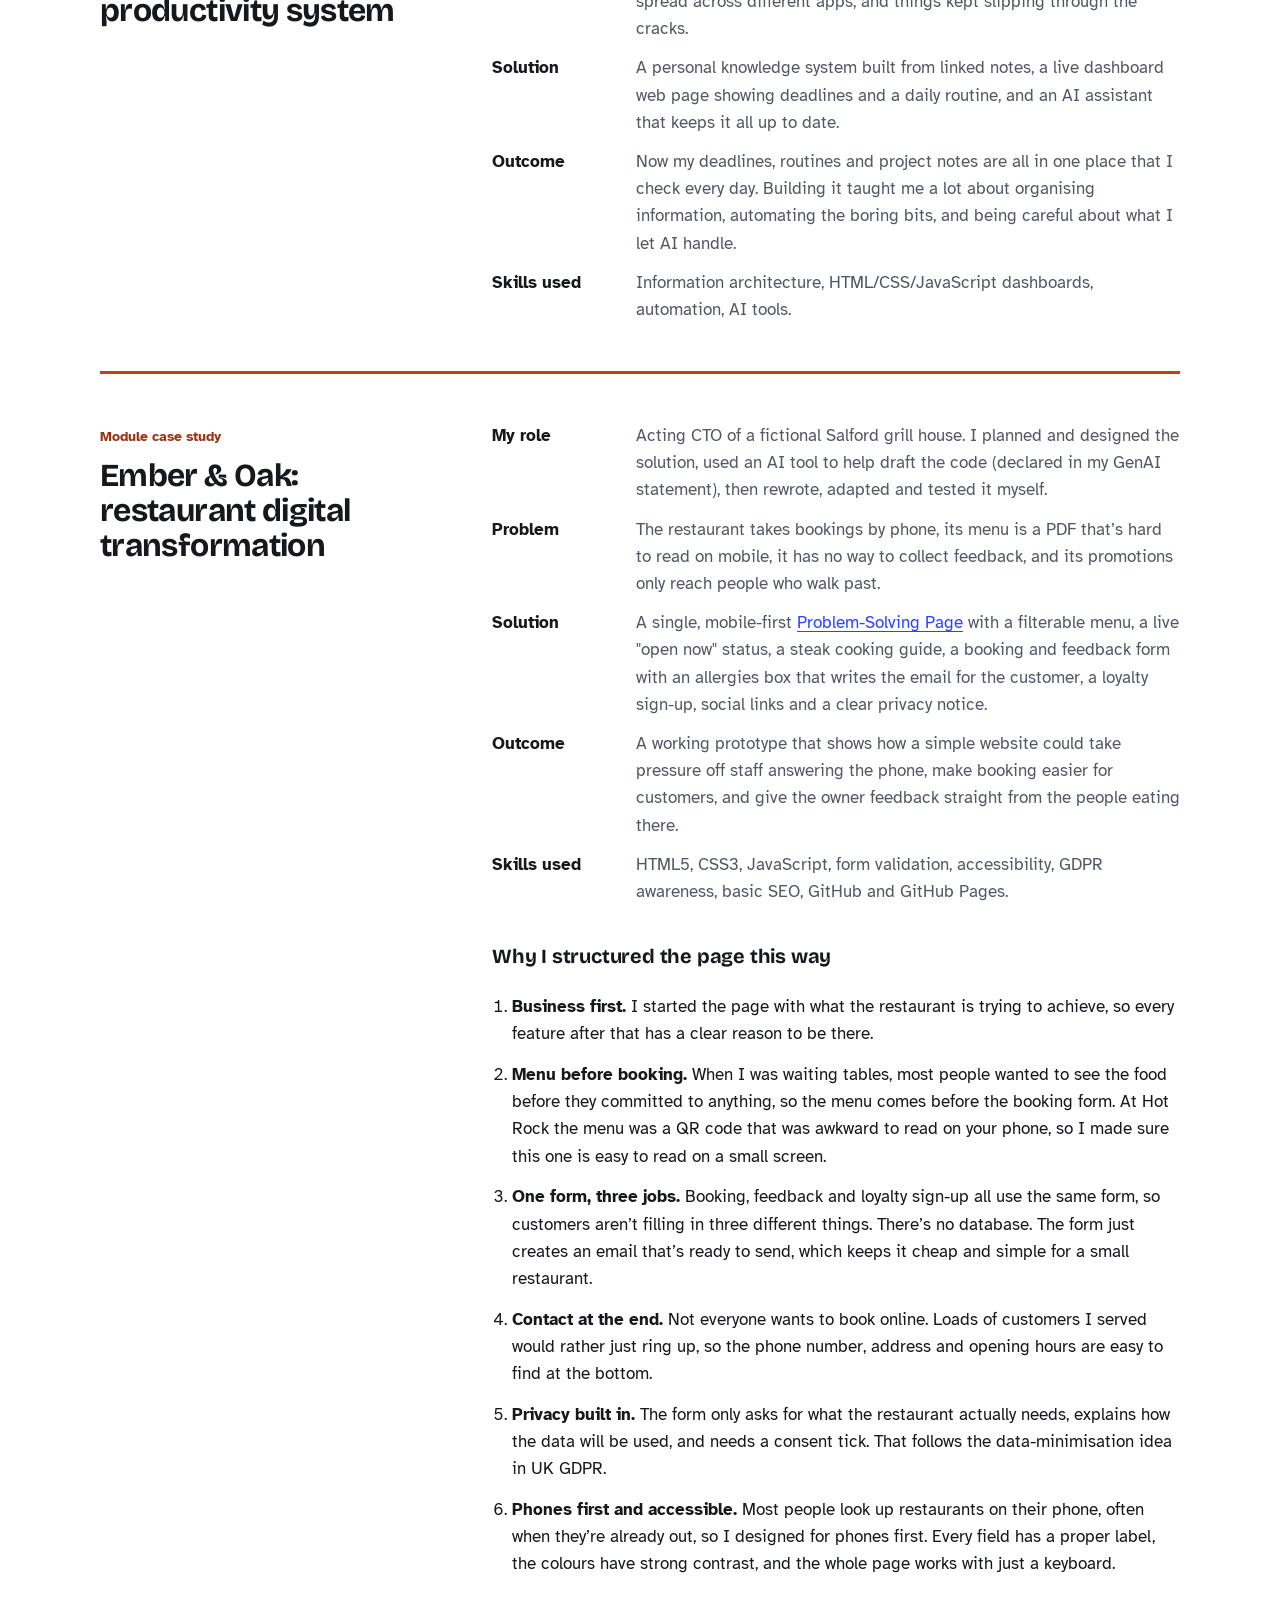
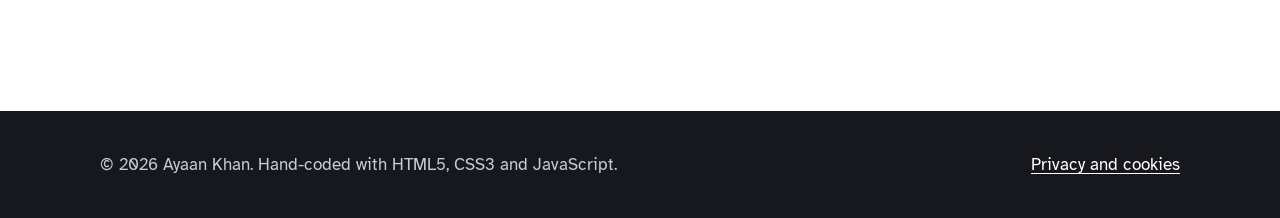
<file: showcase.html>
<!DOCTYPE html>
<html lang="en-GB">
<head>
  <meta charset="UTF-8">
  <meta name="viewport" content="width=device-width, initial-scale=1">
  <title>Business Showcase | Ayaan Khan</title>
  <meta name="description" content="Business projects by Ayaan Khan: small business websites, client outreach, an AI productivity system and a restaurant digital transformation case study.">
  <link rel="preconnect" href="https://fonts.googleapis.com">
  <link rel="preconnect" href="https://fonts.gstatic.com" crossorigin>
  <link href="https://fonts.googleapis.com/css2?family=Atkinson+Hyperlegible:wght@400;700&amp;family=Bricolage+Grotesque:opsz,wght@12..96,500..800&amp;display=swap" rel="stylesheet">
  <link rel="stylesheet" href="css/style.css">
  <link rel="icon" href="images/logo.svg" type="image/svg+xml">
</head>
<body>
  <a class="skip-link" href="#main">Skip to main content</a>

  <!-- ===== Site header and main navigation ===== -->
  <header class="site-header">
    <div class="container header-inner">
      <a class="brand" href="index.html">
        <img src="images/logo.svg" alt="" width="36" height="36">
        <span>Ayaan Khan</span>
      </a>
      <button class="nav-toggle" type="button" aria-expanded="false" aria-controls="site-nav">Menu</button>
      <nav id="site-nav" class="site-nav" aria-label="Main">
        <ul>
          <li><a href="index.html">Home</a></li>
          <li><a href="skills.html">Skills</a></li>
          <li><a href="showcase.html" aria-current="page">Showcase</a></li>
          <li><a href="restaurant.html">Restaurant Case Study</a></li>
          <li><a href="contact.html">Contact</a></li>
        </ul>
      </nav>
    </div>
  </header>

  <main id="main">
    <section class="page-intro">
      <div class="container">
        <h1>Projects I’ve worked on</h1>
        <p class="lead">Each project shows my role, the business problem, what I built and what I learned.</p>
      </div>
    </section>

    <section class="section" aria-labelledby="projects-title">
      <div class="container project-list">
        <h2 id="projects-title" class="visually-hidden">Projects</h2>

        <!-- ===== Project 1 ===== -->
        <article class="project">
          <div class="project-head">
            <span class="tag">Client project</span>
            <h2>Barbershop website and online booking</h2>
          </div>
          <dl class="project-details">
            <dt>My role</dt>
            <dd>Sole developer and consultant: research, pitch, planning and build.</dd>
            <dt>Problem</dt>
            <dd>A two-chair barbershop in Bradford had no website and took every booking by phone and text. That meant missed calls, double bookings and no reminders, and the shop was almost invisible on Google.</dd>
            <dt>Solution</dt>
            <dd>A mobile-first website with services, prices, opening hours and a map, plus an online booking system with live availability, text confirmations and reminders.</dd>
            <dt>Outcome</dt>
            <dd>I went into a barbershop in Bradford and pitched a new website with an automated booking system. To set my price, I looked at what other people were charging for similar work and weighed that up against my own situation. The owner said yes. The biggest thing I learned was to build around the problems the shop actually deals with day to day, not just what looks good.</dd>
            <dt>Skills used</dt>
            <dd>Business research, requirements gathering, pricing, responsive web design, booking-system integration.</dd>
          </dl>
        </article>

        <!-- ===== Project 2 ===== -->
        <article class="project">
          <div class="project-head">
            <span class="tag">Own business</span>
            <h2>Web design studio and client outreach</h2>
          </div>
          <dl class="project-details">
            <dt>My role</dt>
            <dd>Founder: branding, website, copywriting and outreach.</dd>
            <dt>Problem</dt>
            <dd>Many local salons and clinics had outdated websites or none at all, and were losing customers to competitors who were easier to find and book online.</dd>
            <dt>Solution</dt>
            <dd>I set up a small web design studio with its own website and logo, researched local businesses, and ran personalised email campaigns in batches with planned follow-ups.</dd>
            <dt>Outcome</dt>
            <dd>I sent 27 personalised emails in four batches. I got a few replies, but none of them turned into a project. It still taught me a lot about researching a market, writing for the person reading it, and keeping track of what was and wasn’t working.</dd>
            <dt>Skills used</dt>
            <dd>Market research, digital marketing, copywriting, web design, organising a campaign.</dd>
          </dl>
        </article>

        <!-- ===== Project 3 ===== -->
        <article class="project">
          <div class="project-head">
            <span class="tag">Personal build</span>
            <h2>AI-assisted productivity system</h2>
          </div>
          <dl class="project-details">
            <dt>My role</dt>
            <dd>Designer and builder.</dd>
            <dt>Problem</dt>
            <dd>Between uni, work and side projects, my deadlines and notes were spread across different apps, and things kept slipping through the cracks.</dd>
            <dt>Solution</dt>
            <dd>A personal knowledge system built from linked notes, a live dashboard web page showing deadlines and a daily routine, and an AI assistant that keeps it all up to date.</dd>
            <dt>Outcome</dt>
            <dd>Now my deadlines, routines and project notes are all in one place that I check every day. Building it taught me a lot about organising information, automating the boring bits, and being careful about what I let AI handle.</dd>
            <dt>Skills used</dt>
            <dd>Information architecture, HTML/CSS/JavaScript dashboards, automation, AI tools.</dd>
          </dl>
        </article>

        <!-- ===== Project 4: rationale for the Problem-Solving Page ===== -->
        <article class="project project-feature">
          <div class="project-head">
            <span class="tag">Module case study</span>
            <h2>Ember &amp; Oak: restaurant digital transformation</h2>
          </div>
          <dl class="project-details">
            <dt>My role</dt>
            <dd>Acting CTO of a fictional Salford grill house. I planned and designed the solution, used an AI tool to help draft the code (declared in my GenAI statement), then rewrote, adapted and tested it myself.</dd>
            <dt>Problem</dt>
            <dd>The restaurant takes bookings by phone, its menu is a PDF that’s hard to read on mobile, it has no way to collect feedback, and its promotions only reach people who walk past.</dd>
            <dt>Solution</dt>
            <dd>A single, mobile-first <a href="restaurant.html">Problem-Solving Page</a> with a filterable menu, a live "open now" status, a steak cooking guide, a booking and feedback form with an allergies box that writes the email for the customer, a loyalty sign-up, social links and a clear privacy notice.</dd>
            <dt>Outcome</dt>
            <dd>A working prototype that shows how a simple website could take pressure off staff answering the phone, make booking easier for customers, and give the owner feedback straight from the people eating there.</dd>
            <dt>Skills used</dt>
            <dd>HTML5, CSS3, JavaScript, form validation, accessibility, GDPR awareness, basic SEO, GitHub and GitHub Pages.</dd>
          </dl>

          <h3>Why I structured the page this way</h3>
          <ol class="rationale">
            <li><strong>Business first.</strong> I started the page with what the restaurant is trying to achieve, so every feature after that has a clear reason to be there.</li>
            <li><strong>Menu before booking.</strong> When I was waiting tables, most people wanted to see the food before they committed to anything, so the menu comes before the booking form. At Hot Rock the menu was a QR code that was awkward to read on your phone, so I made sure this one is easy to read on a small screen.</li>
            <li><strong>One form, three jobs.</strong> Booking, feedback and loyalty sign-up all use the same form, so customers aren’t filling in three different things. There’s no database. The form just creates an email that’s ready to send, which keeps it cheap and simple for a small restaurant.</li>
            <li><strong>Contact at the end.</strong> Not everyone wants to book online. Loads of customers I served would rather just ring up, so the phone number, address and opening hours are easy to find at the bottom.</li>
            <li><strong>Privacy built in.</strong> The form only asks for what the restaurant actually needs, explains how the data will be used, and needs a consent tick. That follows the data-minimisation idea in UK GDPR.</li>
            <li><strong>Phones first and accessible.</strong> Most people look up restaurants on their phone, often when they’re already out, so I designed for phones first. Every field has a proper label, the colours have strong contrast, and the whole page works with just a keyboard.</li>
          </ol>
        </article>

      </div>
    </section>
  </main>

  <!-- ===== Footer ===== -->
  <footer class="site-footer">
    <div class="container footer-inner">
      <p>&copy; <span id="year">2026</span> Ayaan Khan. Hand-coded with HTML5, CSS3 and JavaScript.</p>
      <p><a href="restaurant.html#privacy">Privacy and cookies</a></p>
    </div>
  </footer>

  <!-- ===== Cookie consent notice ===== -->
  <div class="cookie-banner" id="cookie-banner" role="region" aria-label="Cookie notice" hidden>
    <p>This site does not use tracking or advertising cookies. It only saves your choice on this notice in your browser. <a href="restaurant.html#privacy">Read the privacy notice</a>.</p>
    <div class="cookie-actions">
      <button class="btn btn-primary btn-small" type="button" data-cookie="accept">Accept</button>
      <button class="btn btn-ghost btn-small" type="button" data-cookie="decline">Decline</button>
    </div>
  </div>

  <script src="js/main.js"></script>
</body>
</html>
</file>
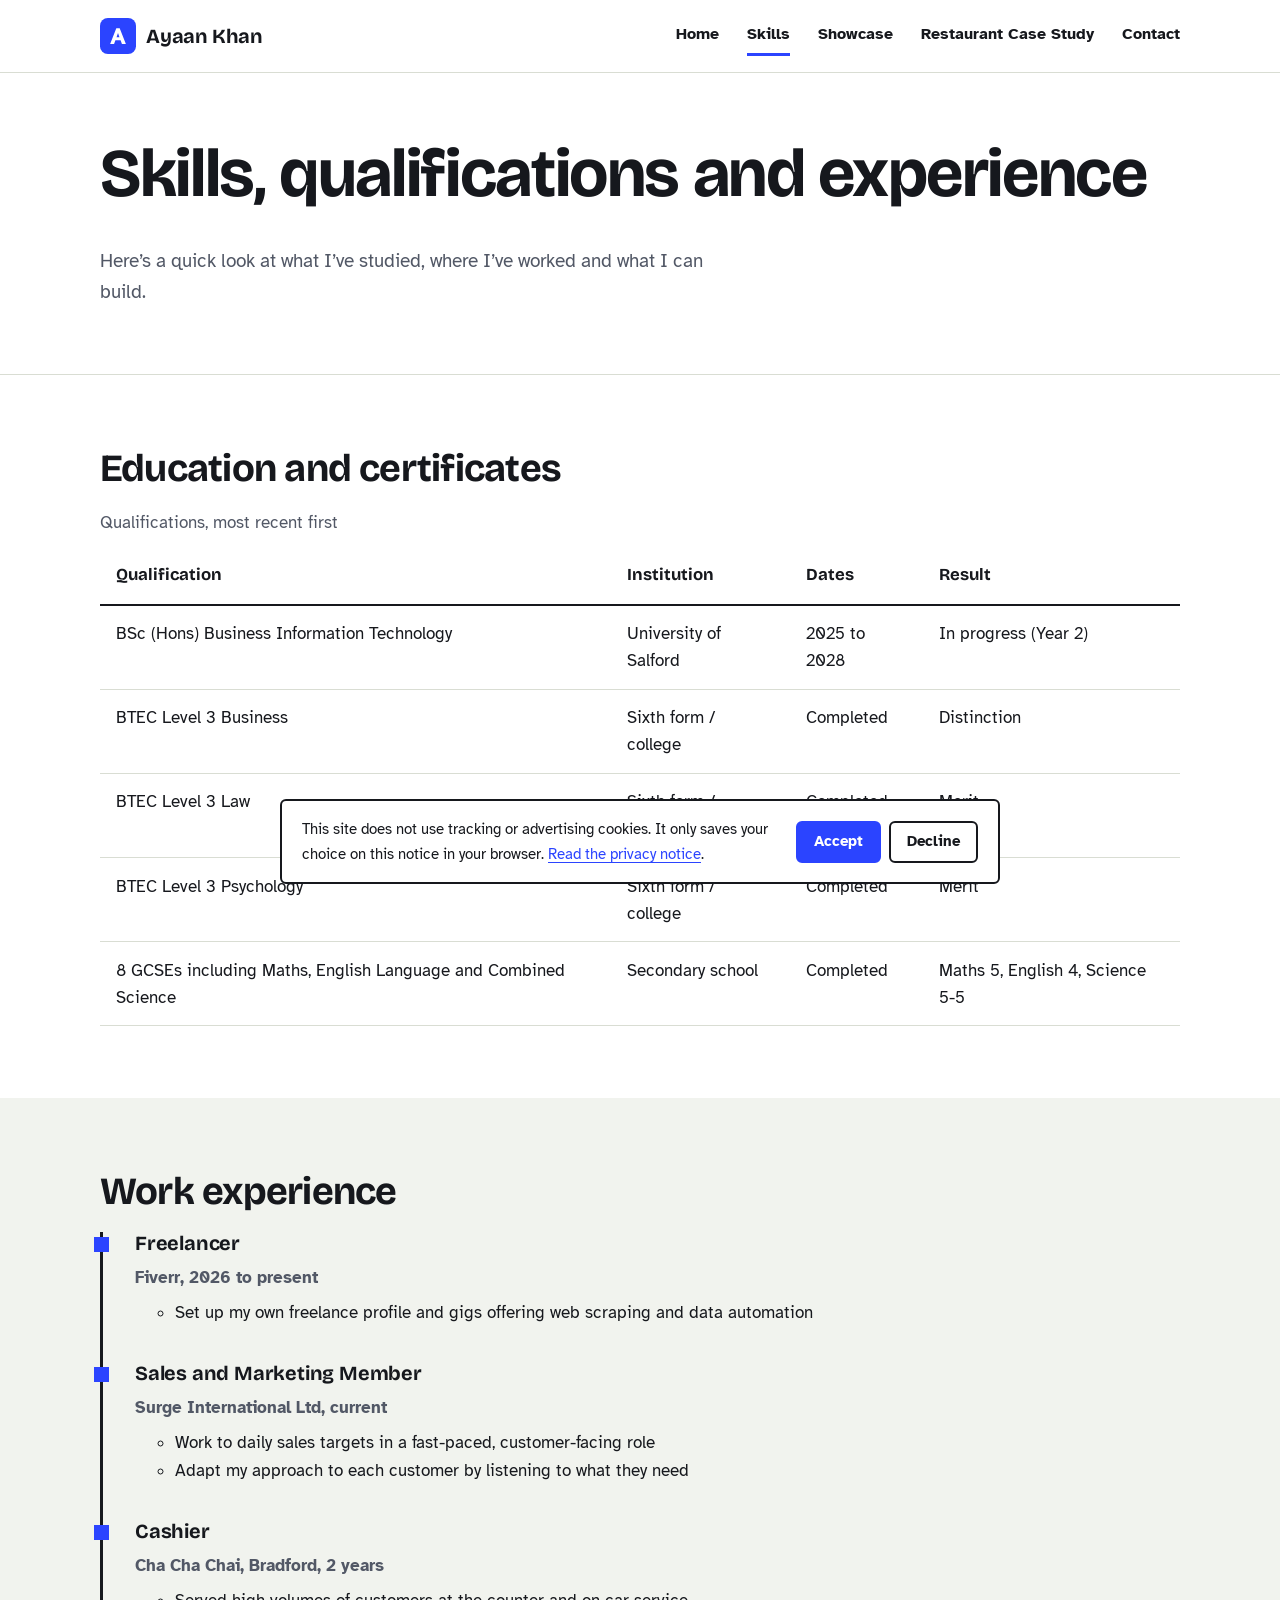
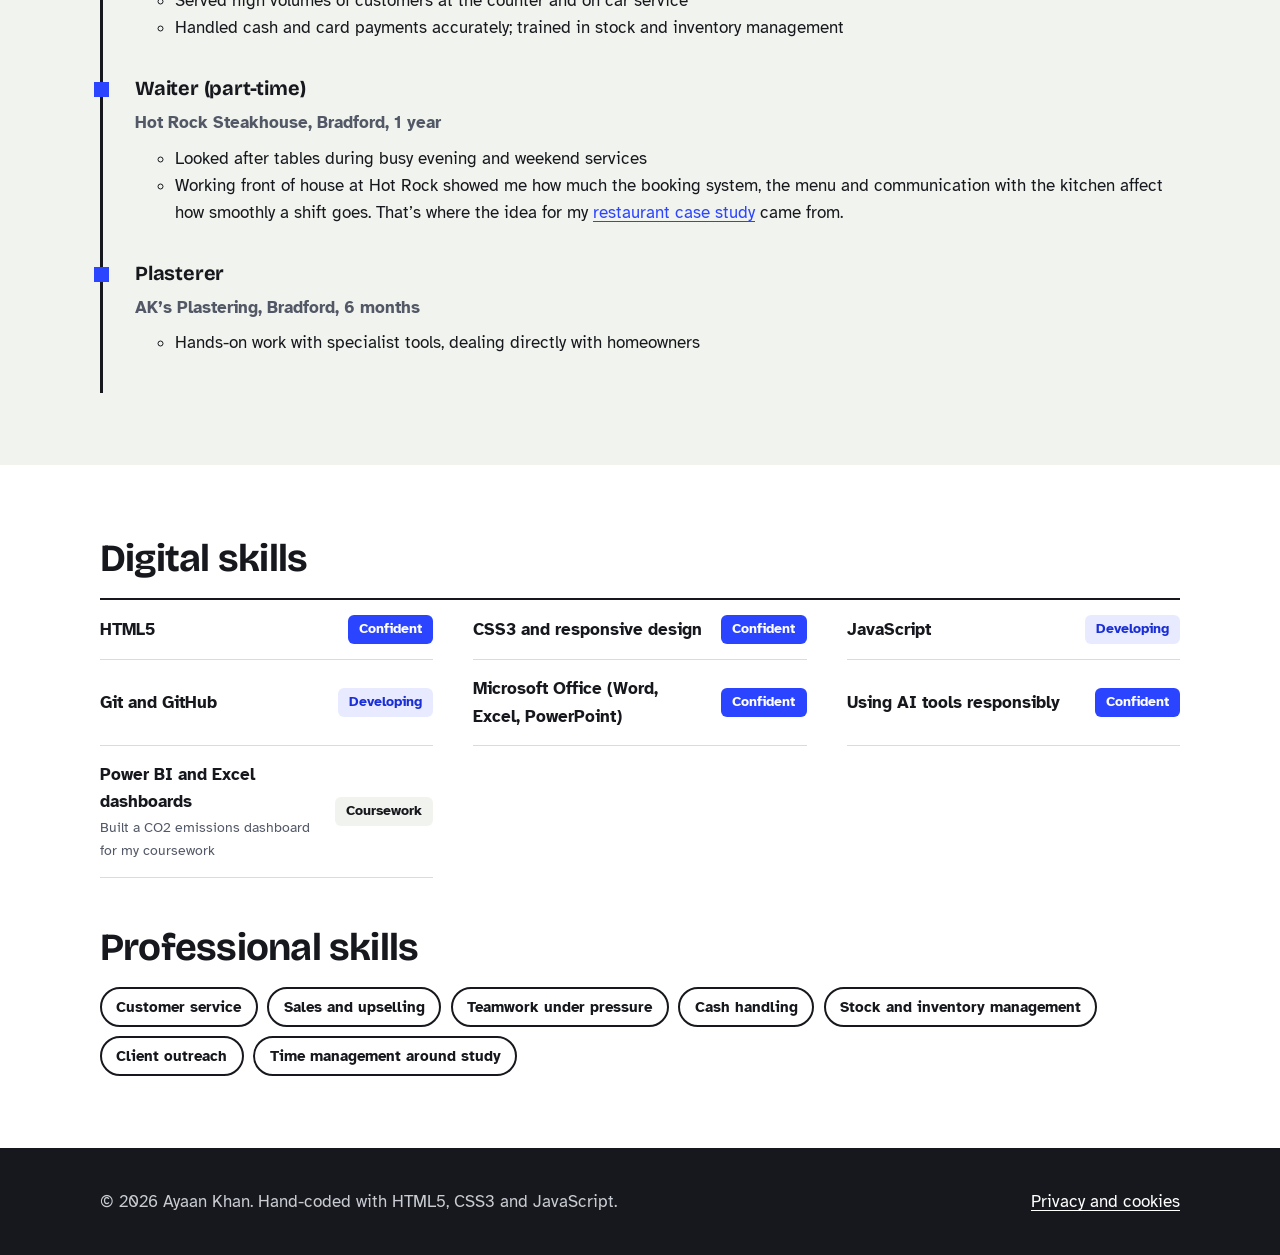
<file: skills.html>
<!DOCTYPE html>
<html lang="en-GB">
<head>
  <meta charset="UTF-8">
  <meta name="viewport" content="width=device-width, initial-scale=1">
  <title>Skills and Experience | Ayaan Khan</title>
  <meta name="description" content="Qualifications, work experience and technical skills of Ayaan Khan, Business IT student at the University of Salford.">
  <link rel="preconnect" href="https://fonts.googleapis.com">
  <link rel="preconnect" href="https://fonts.gstatic.com" crossorigin>
  <link href="https://fonts.googleapis.com/css2?family=Atkinson+Hyperlegible:wght@400;700&amp;family=Bricolage+Grotesque:opsz,wght@12..96,500..800&amp;display=swap" rel="stylesheet">
  <link rel="stylesheet" href="css/style.css">
  <link rel="icon" href="images/logo.svg" type="image/svg+xml">
</head>
<body>
  <a class="skip-link" href="#main">Skip to main content</a>

  <!-- ===== Site header and main navigation ===== -->
  <header class="site-header">
    <div class="container header-inner">
      <a class="brand" href="index.html">
        <img src="images/logo.svg" alt="" width="36" height="36">
        <span>Ayaan Khan</span>
      </a>
      <button class="nav-toggle" type="button" aria-expanded="false" aria-controls="site-nav">Menu</button>
      <nav id="site-nav" class="site-nav" aria-label="Main">
        <ul>
          <li><a href="index.html">Home</a></li>
          <li><a href="skills.html" aria-current="page">Skills</a></li>
          <li><a href="showcase.html">Showcase</a></li>
          <li><a href="restaurant.html">Restaurant Case Study</a></li>
          <li><a href="contact.html">Contact</a></li>
        </ul>
      </nav>
    </div>
  </header>

  <main id="main">
    <section class="page-intro">
      <div class="container">
        <h1>Skills, qualifications and experience</h1>
        <p class="lead">Here’s a quick look at what I’ve studied, where I’ve worked and what I can build.</p>
      </div>
    </section>

    <!-- ===== Education and certificates (table) ===== -->
    <section class="section">
      <div class="container">
        <h2>Education and certificates</h2>
        <div class="table-wrap">
          <table>
            <caption>Qualifications, most recent first</caption>
            <thead>
              <tr>
                <th scope="col">Qualification</th>
                <th scope="col">Institution</th>
                <th scope="col">Dates</th>
                <th scope="col">Result</th>
              </tr>
            </thead>
            <tbody>
              <tr>
                <td>BSc (Hons) Business Information Technology</td>
                <td>University of Salford</td>
                <td>2025 to 2028</td>
                <td>In progress (Year 2)</td>
              </tr>
              <tr>
                <td>BTEC Level 3 Business</td>
                <td>Sixth form / college</td>
                <td>Completed</td>
                <td>Distinction</td>
              </tr>
              <tr>
                <td>BTEC Level 3 Law</td>
                <td>Sixth form / college</td>
                <td>Completed</td>
                <td>Merit</td>
              </tr>
              <tr>
                <td>BTEC Level 3 Psychology</td>
                <td>Sixth form / college</td>
                <td>Completed</td>
                <td>Merit</td>
              </tr>
              <tr>
                <td>8 GCSEs including Maths, English Language and Combined Science</td>
                <td>Secondary school</td>
                <td>Completed</td>
                <td>Maths 5, English 4, Science 5-5</td>
              </tr>
            </tbody>
          </table>
        </div>
      </div>
    </section>

    <!-- ===== Work experience (timeline) ===== -->
    <section class="section section-alt">
      <div class="container">
        <h2>Work experience</h2>
        <ol class="timeline">
          <li class="timeline-item">
            <h3>Freelancer</h3>
            <p class="meta">Fiverr, 2026 to present</p>
            <ul>
              <li>Set up my own freelance profile and gigs offering web scraping and data automation</li>
            </ul>
          </li>
          <li class="timeline-item">
            <h3>Sales and Marketing Member</h3>
            <p class="meta">Surge International Ltd, current</p>
            <ul>
              <li>Work to daily sales targets in a fast-paced, customer-facing role</li>
              <li>Adapt my approach to each customer by listening to what they need</li>
            </ul>
          </li>
          <li class="timeline-item">
            <h3>Cashier</h3>
            <p class="meta">Cha Cha Chai, Bradford, 2 years</p>
            <ul>
              <li>Served high volumes of customers at the counter and on car service</li>
              <li>Handled cash and card payments accurately; trained in stock and inventory management</li>
            </ul>
          </li>
          <li class="timeline-item">
            <h3>Waiter (part-time)</h3>
            <p class="meta">Hot Rock Steakhouse, Bradford, 1 year</p>
            <ul>
              <li>Looked after tables during busy evening and weekend services</li>
              <li>Working front of house at Hot Rock showed me how much the booking system, the menu and communication with the kitchen affect how smoothly a shift goes. That’s where the idea for my <a href="restaurant.html">restaurant case study</a> came from.</li>
            </ul>
          </li>
          <li class="timeline-item">
            <h3>Plasterer</h3>
            <p class="meta">AK’s Plastering, Bradford, 6 months</p>
            <ul>
              <li>Hands-on work with specialist tools, dealing directly with homeowners</li>
            </ul>
          </li>
        </ol>
      </div>
    </section>

    <!-- ===== Digital and professional skills ===== -->
    <section class="section">
      <div class="container">
        <h2>Digital skills</h2>
        <!-- Levels are words, not percentages, so each one is easy to explain -->
        <ul class="skill-list">
          <li class="skill"><span class="skill-name">HTML5</span><span class="level level-confident">Confident</span></li>
          <li class="skill"><span class="skill-name">CSS3 and responsive design</span><span class="level level-confident">Confident</span></li>
          <li class="skill"><span class="skill-name">JavaScript</span><span class="level level-developing">Developing</span></li>
          <li class="skill"><span class="skill-name">Git and GitHub</span><span class="level level-developing">Developing</span></li>
          <li class="skill"><span class="skill-name">Microsoft Office (Word, Excel, PowerPoint)</span><span class="level level-confident">Confident</span></li>
          <li class="skill"><span class="skill-name">Using AI tools responsibly</span><span class="level level-confident">Confident</span></li>
          <li class="skill"><span class="skill-name">Power BI and Excel dashboards <span class="skill-note">Built a CO2 emissions dashboard for my coursework</span></span><span class="level level-used">Coursework</span></li>
        </ul>

        <h2 class="spaced">Professional skills</h2>
        <ul class="pill-list">
          <li>Customer service</li>
          <li>Sales and upselling</li>
          <li>Teamwork under pressure</li>
          <li>Cash handling</li>
          <li>Stock and inventory management</li>
          <li>Client outreach</li>
          <li>Time management around study</li>
        </ul>
      </div>
    </section>
  </main>

  <!-- ===== Footer ===== -->
  <footer class="site-footer">
    <div class="container footer-inner">
      <p>&copy; <span id="year">2026</span> Ayaan Khan. Hand-coded with HTML5, CSS3 and JavaScript.</p>
      <p><a href="restaurant.html#privacy">Privacy and cookies</a></p>
    </div>
  </footer>

  <!-- ===== Cookie consent notice ===== -->
  <div class="cookie-banner" id="cookie-banner" role="region" aria-label="Cookie notice" hidden>
    <p>This site does not use tracking or advertising cookies. It only saves your choice on this notice in your browser. <a href="restaurant.html#privacy">Read the privacy notice</a>.</p>
    <div class="cookie-actions">
      <button class="btn btn-primary btn-small" type="button" data-cookie="accept">Accept</button>
      <button class="btn btn-ghost btn-small" type="button" data-cookie="decline">Decline</button>
    </div>
  </div>

  <script src="js/main.js"></script>
</body>
</html>
</file>
<file: css/style.css>
/* =========================================================
   Ayaan Khan Portfolio - main stylesheet
   One stylesheet for all five pages.

   Design idea: a clean, confident portfolio with one memorable
   element, the "order ticket" on the Home page. It links my
   front-of-house background to the websites I build.

   Contents:
     1. Design tokens (colours, fonts, spacing)
     2. Base and reset
     3. Layout helpers
     4. Header and navigation
     5. Buttons and links
     6. Hero, order ticket and page intro
     7. Cards, grids and lists
     8. Skills page
     9. Showcase page
    10. Contact page
    11. Restaurant page (menu, form, hours, steak guide)
    12. Footer and cookie banner
    13. Responsive breakpoints and reduced motion
   ========================================================= */

/* ---------- 1. Design tokens ---------- */
:root {
  --ink: #16181d;          /* main text */
  --ink-soft: #525866;     /* secondary text */
  --paper: #ffffff;        /* page background */
  --paper-alt: #f1f3ee;    /* cool grey-green for alternate sections */
  --line: #d9ddd3;         /* borders and rules */
  --accent: #2b44ff;       /* portfolio accent: cobalt */
  --accent-dark: #1a2fd6;
  --accent-soft: #e8ebff;
  --ember: #c2410c;        /* restaurant accent: ember orange */
  --ember-dark: #9a3412;
  --ember-soft: #fff1e6;
  --error: #b42318;
  --success: #067647;

  --font-head: "Bricolage Grotesque", "Arial Narrow", Arial, sans-serif;
  --font-body: "Atkinson Hyperlegible", Verdana, sans-serif;

  --radius: 6px;
  --max-width: 1120px;
}

/* ---------- 2. Base and reset ---------- */
*,
*::before,
*::after {
  box-sizing: border-box;
}

html {
  scroll-behavior: smooth;
}

body {
  margin: 0;
  font-family: var(--font-body);
  font-size: 1.0625rem;
  line-height: 1.6;
  color: var(--ink);
  background-color: var(--paper);
}

img {
  max-width: 100%;
  height: auto;
  display: block;
}

h1,
h2,
h3,
.h3 {
  font-family: var(--font-head);
  font-weight: 700;
  line-height: 1.1;
  letter-spacing: -0.02em;
  margin: 0 0 0.5em;
}

h1 { font-size: clamp(2.4rem, 6vw, 4.25rem); }
h2 { font-size: clamp(1.7rem, 3.4vw, 2.4rem); }
h3,
.h3 { font-size: 1.25rem; letter-spacing: -0.01em; }

p {
  margin: 0 0 1em;
  max-width: 68ch;
}

a {
  color: var(--accent);
  text-underline-offset: 0.18em;
}

a:hover {
  color: var(--accent-dark);
}

:focus-visible {
  outline: 3px solid var(--accent);
  outline-offset: 3px;
}

/* Hidden visually but still read by screen readers */
.visually-hidden {
  position: absolute;
  width: 1px;
  height: 1px;
  overflow: hidden;
  clip-path: inset(50%);
  white-space: nowrap;
}

/* Skip link appears only when focused with the keyboard */
.skip-link {
  position: absolute;
  left: 1rem;
  top: -3rem;
  padding: 0.5rem 1rem;
  background: var(--ink);
  color: #fff;
  z-index: 100;
  border-radius: var(--radius);
}

.skip-link:focus {
  top: 1rem;
}

/* ---------- 3. Layout helpers ---------- */
.container {
  width: 100%;
  max-width: var(--max-width);
  margin: 0 auto;
  padding: 0 1.25rem;
}

.section {
  padding: 4.5rem 0;
}

.section-alt {
  background-color: var(--paper-alt);
}

.two-col {
  display: grid;
  gap: 3rem;
  grid-template-columns: 1.5fr 1fr;
  align-items: start;
}

.spaced {
  margin-top: 3rem;
}

.note {
  color: var(--ink-soft);
  margin-top: 2rem;
}

/* ---------- 4. Header and navigation ---------- */
.site-header {
  position: sticky;
  top: 0;
  z-index: 50;
  background-color: var(--paper);
  border-bottom: 1px solid var(--line);
}

.header-inner {
  display: flex;
  align-items: center;
  justify-content: space-between;
  min-height: 72px;
}

.brand {
  display: flex;
  align-items: center;
  gap: 0.65rem;
  color: var(--ink);
  text-decoration: none;
  font-family: var(--font-head);
  font-weight: 700;
  font-size: 1.25rem;
  letter-spacing: -0.02em;
}

.brand:hover {
  color: var(--ink);
}

.site-nav ul {
  list-style: none;
  margin: 0;
  padding: 0;
  display: flex;
  gap: 1.75rem;
}

.site-nav a {
  display: block;
  padding: 0.4rem 0;
  color: var(--ink);
  text-decoration: none;
  font-weight: 700;
  font-size: 0.98rem;
  border-bottom: 3px solid transparent;
}

.site-nav a:hover {
  color: var(--accent);
}

/* The page you are on is underlined in the accent colour */
.site-nav a[aria-current="page"] {
  border-bottom-color: var(--accent);
}

/* Menu button only shows on small screens (see section 13) */
.nav-toggle {
  display: none;
  background: var(--ink);
  color: #fff;
  border: 0;
  border-radius: var(--radius);
  padding: 0.5rem 1rem;
  font: inherit;
  font-weight: 700;
  cursor: pointer;
}

/* ---------- 5. Buttons and links ---------- */
.button-row {
  display: flex;
  flex-wrap: wrap;
  gap: 0.75rem;
  margin-top: 2rem;
}

.btn {
  display: inline-block;
  padding: 0.85rem 1.5rem;
  border-radius: var(--radius);
  border: 2px solid var(--ink);
  font: inherit;
  font-weight: 700;
  text-decoration: none;
  cursor: pointer;
}

.btn-primary {
  background-color: var(--accent);
  border-color: var(--accent);
  color: #fff;
}

.btn-primary:hover {
  background-color: var(--accent-dark);
  border-color: var(--accent-dark);
  color: #fff;
}

.btn-ghost {
  background-color: transparent;
  color: var(--ink);
}

.btn-ghost:hover {
  background-color: var(--ink);
  color: #fff;
}

.btn-small {
  padding: 0.45rem 1rem;
  font-size: 0.92rem;
}

.btn-block {
  width: 100%;
}

.text-link {
  font-weight: 700;
}

.link-button {
  background: none;
  border: 0;
  padding: 0;
  font: inherit;
  color: var(--accent);
  text-decoration: underline;
  cursor: pointer;
}

/* ---------- 6. Hero, order ticket and page intro ---------- */
.hero {
  padding: 5rem 0 4.5rem;
  border-bottom: 1px solid var(--line);
}

.hero-inner {
  display: grid;
  grid-template-columns: 1.35fr 1fr;
  gap: 3.5rem;
  align-items: center;
}

.hero-text h1 {
  font-size: clamp(2.3rem, 4.8vw, 3.75rem);
  max-width: 17ch;
}

.hero-image {
  margin: 0;
}

/* Small context line above a page title (sentence case, not shouty) */
.eyebrow {
  font-weight: 700;
  color: var(--accent);
  margin-bottom: 0.75rem;
}

.lead {
  font-size: 1.2rem;
  color: var(--ink-soft);
  max-width: 54ch;
}

.page-intro {
  padding: 4rem 0 3rem;
  border-bottom: 1px solid var(--line);
}

/* The order ticket: my quick facts, styled like a kitchen ticket */
.ticket {
  position: relative;
  max-width: 380px;
  justify-self: end;
  background-color: var(--paper);
  border: 2px solid var(--ink);
  border-bottom: 0;
  padding: 1.5rem 1.5rem 2.25rem;
  transform: rotate(1.5deg);
  animation: ticket-print 0.9s ease-out 0.2s both;
}

/* Torn bottom edge made from a repeating triangle pattern */
.ticket::after {
  content: "";
  position: absolute;
  left: -2px;
  right: -2px;
  bottom: -12px;
  height: 12px;
  background:
    linear-gradient(135deg, var(--ink) 33%, transparent 33%) 0 0 / 16px 12px repeat-x,
    linear-gradient(225deg, var(--ink) 33%, transparent 33%) 0 0 / 16px 12px repeat-x;
}

.ticket-head {
  display: flex;
  justify-content: space-between;
  align-items: baseline;
  border-bottom: 2px dashed var(--ink);
  padding-bottom: 0.75rem;
  margin-bottom: 1rem;
}

.ticket-title {
  font-family: var(--font-head);
  font-size: 1.35rem;
  font-weight: 800;
  margin: 0;
}

.ticket-number {
  color: var(--ink-soft);
  font-weight: 700;
  margin: 0;
}

.ticket dl {
  margin: 0;
}

.ticket dt {
  color: var(--ink-soft);
  font-size: 0.9rem;
}

.ticket dd {
  margin: 0 0 0.85rem;
  font-weight: 700;
}

.ticket-items {
  list-style: none;
  padding: 0.85rem 0;
  margin: 0 0 0.85rem;
  border-top: 2px dashed var(--ink);
  border-bottom: 2px dashed var(--ink);
}

.ticket-items li {
  display: flex;
  gap: 0.6rem;
  margin-bottom: 0.4rem;
}

.ticket-items li::before {
  content: "1x";
  font-weight: 700;
  color: var(--accent);
  flex-shrink: 0;
}

.ticket-status {
  display: inline-block;
  margin: 0.25rem 0 0;
  padding: 0.3rem 0.75rem;
  background-color: var(--accent);
  color: #fff;
  font-weight: 700;
  border-radius: var(--radius);
}

/* The one page-load moment: the ticket "prints" out from the top */
@keyframes ticket-print {
  from {
    clip-path: inset(0 0 100% 0);
    transform: rotate(0deg) translateY(-12px);
  }
  to {
    clip-path: inset(0 0 -20px 0);
    transform: rotate(1.5deg) translateY(0);
  }
}

/* ---------- 7. Cards, grids and lists ---------- */
.card {
  background-color: var(--paper);
  border: 1px solid var(--line);
  border-radius: var(--radius);
  padding: 1.5rem;
}

.section-alt .card {
  border-color: transparent;
}

.card-grid {
  display: grid;
  grid-template-columns: repeat(auto-fit, minmax(240px, 1fr));
  gap: 1.25rem;
}

.card-icon {
  margin-bottom: 1rem;
}

.tick-list {
  list-style: none;
  padding: 0;
  margin: 0 0 1rem;
}

.tick-list li {
  position: relative;
  padding-left: 1.6rem;
  margin-bottom: 0.55rem;
}

.tick-list li::before {
  content: "\2713";
  position: absolute;
  left: 0;
  color: var(--accent);
  font-weight: 700;
}

.pill-list {
  list-style: none;
  padding: 0;
  margin: 0;
  display: flex;
  flex-wrap: wrap;
  gap: 0.6rem;
}

.pill-list li {
  border: 2px solid var(--ink);
  padding: 0.35rem 0.9rem;
  border-radius: 999px;
  font-weight: 700;
  font-size: 0.95rem;
}

/* Tables (skills, hours and design choices) */
.table-wrap {
  overflow-x: auto;
}

table {
  width: 100%;
  border-collapse: collapse;
  background-color: var(--paper);
}

caption {
  text-align: left;
  color: var(--ink-soft);
  padding-bottom: 0.75rem;
}

th,
td {
  text-align: left;
  padding: 0.9rem 1rem;
  border-bottom: 1px solid var(--line);
  vertical-align: top;
}

thead th {
  border-bottom: 2px solid var(--ink);
  font-family: var(--font-head);
  font-size: 1.05rem;
}

/* ---------- 8. Skills page ---------- */
.timeline {
  list-style: none;
  padding: 0;
  margin: 0;
  border-left: 3px solid var(--ink);
}

.timeline-item {
  position: relative;
  padding: 0 0 2.25rem 2rem;
}

.timeline-item::before {
  content: "";
  position: absolute;
  left: -9px;
  top: 0.3rem;
  width: 15px;
  height: 15px;
  background-color: var(--accent);
}

.meta {
  color: var(--ink-soft);
  font-weight: 700;
  margin-bottom: 0.5rem;
}

/* Digital skills: each row shows the skill and a word for the level */
.skill-list {
  list-style: none;
  padding: 0;
  margin: 0;
  display: grid;
  grid-template-columns: repeat(auto-fit, minmax(320px, 1fr));
  column-gap: 2.5rem;
  border-top: 2px solid var(--ink);
}

.skill {
  display: flex;
  justify-content: space-between;
  align-items: center;
  gap: 1rem;
  padding: 0.95rem 0;
  border-bottom: 1px solid var(--line);
}

.skill-name {
  font-weight: 700;
}

.skill-note {
  display: block;
  font-weight: 400;
  font-size: 0.9rem;
  color: var(--ink-soft);
}

.level {
  flex-shrink: 0;
  font-size: 0.88rem;
  font-weight: 700;
  padding: 0.2rem 0.7rem;
  border-radius: var(--radius);
}

.level-confident {
  color: #fff;
  background-color: var(--accent);
}

.level-developing {
  color: var(--accent-dark);
  background-color: var(--accent-soft);
}

.level-used {
  color: var(--ink);
  background-color: var(--paper-alt);
}

/* ---------- 9. Showcase page ---------- */
.project-list {
  display: grid;
}

/* Each project is split by a heavy rule: title on the left, details on the right */
.project {
  display: grid;
  grid-template-columns: 1fr 2fr;
  gap: 1rem 3rem;
  padding: 3rem 0;
  border-top: 3px solid var(--ink);
}

.project:first-of-type {
  padding-top: 1rem;
}

.project-feature {
  border-top-color: var(--ember);
}

.project-head h2 {
  font-size: clamp(1.5rem, 2.6vw, 2rem);
}

.tag {
  display: inline-block;
  font-size: 0.9rem;
  font-weight: 700;
  color: var(--accent);
  margin-bottom: 0.6rem;
}

.project-feature .tag {
  color: var(--ember-dark);
}

.project-details {
  display: grid;
  grid-template-columns: 120px 1fr;
  gap: 0.75rem 1.5rem;
  margin: 0;
}

.project-details dt {
  font-weight: 700;
}

.project-details dd {
  margin: 0;
  color: var(--ink-soft);
}

/* The restaurant rationale spans the full width under the details */
.project h3,
.rationale {
  grid-column: 2;
}

.project h3 {
  margin-top: 1.5rem;
}

.rationale {
  margin: 0;
  padding-left: 1.25rem;
}

.rationale li {
  margin-bottom: 0.85rem;
  max-width: 68ch;
}

/* ---------- 10. Contact page ---------- */
.contact-grid {
  display: grid;
  grid-template-columns: repeat(auto-fit, minmax(260px, 1fr));
  gap: 1.25rem;
}

.contact-card {
  display: flex;
  flex-direction: column;
  gap: 0.35rem;
  padding: 1.75rem;
  border: 2px solid var(--ink);
  border-radius: var(--radius);
  text-decoration: none;
  color: var(--ink);
  background-color: var(--paper);
}

.contact-card:hover {
  background-color: var(--ink);
  color: #fff;
}

.contact-card:hover .contact-value {
  color: #fff;
}

.contact-label {
  font-family: var(--font-head);
  font-weight: 700;
  font-size: 1.35rem;
  margin-top: 0.75rem;
}

.contact-value {
  color: var(--accent);
  font-weight: 700;
  word-break: break-word;
}

.copy-status {
  margin-top: 0.75rem;
  color: var(--success);
  font-weight: 700;
}

/* ---------- 11. Restaurant page ---------- */
/* The restaurant page swaps the cobalt accent for ember orange */
.restaurant-page {
  --accent: var(--ember);
  --accent-dark: var(--ember-dark);
  --accent-soft: var(--ember-soft);
}

.hero-restaurant {
  background-color: var(--ember-soft);
}

.open-status {
  display: inline-block;
  font-weight: 700;
  padding: 0.35rem 0.9rem;
  border-radius: var(--radius);
  background-color: var(--paper);
}

.open-status.is-open {
  color: var(--success);
}

.open-status.is-closed {
  color: var(--error);
}

.offer {
  border-top: 4px solid var(--ember);
}

/* Menu filter */
.filter-bar {
  display: flex;
  flex-wrap: wrap;
  gap: 0.5rem;
  margin: 1.25rem 0 1rem;
}

.filter-btn {
  font: inherit;
  font-weight: 700;
  padding: 0.5rem 1rem;
  border-radius: 999px;
  border: 2px solid var(--ink);
  background-color: var(--paper);
  color: var(--ink);
  cursor: pointer;
}

.filter-btn:hover {
  border-color: var(--ember);
  color: var(--ember-dark);
}

.filter-btn.is-active {
  background-color: var(--ink);
  border-color: var(--ink);
  color: #fff;
}

.filter-count {
  color: var(--ink-soft);
}

/* Menu items read like a printed menu: name and price on one line */
.menu-grid {
  list-style: none;
  padding: 0;
  margin: 0;
  display: grid;
  grid-template-columns: repeat(auto-fill, minmax(300px, 1fr));
  column-gap: 3rem;
  border-top: 2px solid var(--ink);
}

.menu-item {
  display: grid;
  grid-template-columns: 1fr auto;
  column-gap: 1rem;
  padding: 1.1rem 0;
  border-bottom: 1px solid var(--line);
}

.menu-item h3 {
  margin: 0 0 0.25rem;
  font-size: 1.15rem;
}

.menu-item p {
  grid-column: 1;
  margin: 0;
  color: var(--ink-soft);
  font-size: 0.98rem;
}

.menu-item .price {
  grid-column: 2;
  grid-row: 1;
  font-family: var(--font-head);
  font-weight: 700;
  font-size: 1.15rem;
  color: var(--ember-dark);
}

.menu-item[hidden] {
  display: none;
}

/* Booking form */
.form-layout {
  display: grid;
  grid-template-columns: 1fr 1.3fr;
  gap: 3rem;
  align-items: start;
}

.enquiry-form {
  border: 2px solid var(--ink);
}

fieldset {
  border: 0;
  padding: 0;
  margin: 0 0 1.25rem;
}

legend {
  font-weight: 700;
  margin-bottom: 0.5rem;
}

.radio-row {
  display: flex;
  flex-wrap: wrap;
  gap: 0.5rem 1.25rem;
}

.field {
  margin-bottom: 1.1rem;
}

.field label {
  display: block;
  font-weight: 700;
  margin-bottom: 0.35rem;
}

.field-row {
  display: grid;
  grid-template-columns: repeat(3, 1fr);
  gap: 0.75rem;
}

.optional {
  color: var(--ink-soft);
  font-weight: 400;
}

input[type="text"],
input[type="email"],
input[type="tel"],
input[type="date"],
input[type="number"],
select,
textarea {
  width: 100%;
  font: inherit;
  padding: 0.65rem 0.8rem;
  border: 1px solid #9aa1ad;
  border-radius: var(--radius);
  background-color: var(--paper);
  color: var(--ink);
}

input:focus,
select:focus,
textarea:focus {
  border-color: var(--ember);
}

.is-invalid {
  border-color: var(--error);
  background-color: #fff7f6;
}

.error {
  color: var(--error);
  font-size: 0.92rem;
  margin: 0.3rem 0 0;
  min-height: 1em;
}

.char-count {
  text-align: right;
  color: var(--ink-soft);
  font-size: 0.88rem;
  margin: 0.25rem 0 0;
  max-width: none;
}

.checkbox-field label {
  font-weight: 400;
}

.email-preview {
  margin-top: 1.5rem;
  padding: 1.25rem;
  border-radius: var(--radius);
  background-color: var(--ember-soft);
}

.email-preview pre {
  white-space: pre-wrap;
  font-family: var(--font-body);
  font-size: 0.95rem;
  background-color: var(--paper);
  padding: 1rem;
  border-radius: var(--radius);
  border: 1px solid var(--line);
}

address {
  font-style: normal;
  margin-bottom: 1rem;
}

.hours-table th,
.hours-table td {
  padding: 0.5rem 0.25rem;
}

.hours-table th {
  font-weight: 400;
}

.social-list {
  list-style: none;
  padding: 0;
  margin: 0;
}

.social-list a {
  display: flex;
  align-items: center;
  gap: 0.6rem;
  padding: 0.4rem 0;
  font-weight: 700;
  text-decoration: none;
}

/* Steak cooking guide under the menu */
.steak-guide {
  margin-top: 2rem;
  border: 2px solid var(--ink);
  border-radius: var(--radius);
  padding: 1rem 1.25rem;
}

.steak-guide summary {
  font-family: var(--font-head);
  font-weight: 700;
  font-size: 1.15rem;
  cursor: pointer;
}

.steak-guide dl {
  display: grid;
  grid-template-columns: 130px 1fr;
  gap: 0.5rem 1rem;
  margin: 1rem 0;
}

.steak-guide dt {
  font-weight: 700;
}

.steak-guide dd {
  margin: 0;
}

/* ---------- 12. Footer and cookie banner ---------- */
.site-footer {
  background-color: var(--ink);
  color: #c9ccd3;
  padding: 2.5rem 0;
}

.footer-inner {
  display: flex;
  flex-wrap: wrap;
  justify-content: space-between;
  gap: 0.5rem 2rem;
}

.footer-inner p {
  margin: 0;
}

.site-footer a {
  color: #fff;
}

.cookie-banner {
  position: fixed;
  left: 1rem;
  right: 1rem;
  bottom: 1rem;
  z-index: 60;
  max-width: 720px;
  margin: 0 auto;
  display: flex;
  align-items: center;
  gap: 1rem;
  padding: 1rem 1.25rem;
  background-color: var(--paper);
  color: var(--ink);
  border: 2px solid var(--ink);
  border-radius: var(--radius);
}

.cookie-banner[hidden] {
  display: none;
}

.cookie-banner p {
  margin: 0;
  font-size: 0.95rem;
}

.cookie-actions {
  display: flex;
  gap: 0.5rem;
  flex-shrink: 0;
}

/* ---------- 13. Responsive breakpoints and reduced motion ---------- */

/* Tablets and small laptops */
@media (max-width: 900px) {
  .hero-inner,
  .two-col,
  .form-layout {
    grid-template-columns: 1fr;
  }

  .ticket {
    justify-self: start;
  }

  .hero-image {
    max-width: 420px;
  }

  .project {
    grid-template-columns: 1fr;
  }

  .project h3,
  .rationale {
    grid-column: 1;
  }
}

/* Phones: collapse the navigation into a menu button */
@media (max-width: 760px) {
  .nav-toggle {
    display: block;
  }

  .site-nav {
    display: none;
    position: absolute;
    top: 72px;
    left: 0;
    right: 0;
    background-color: var(--paper);
    border-bottom: 2px solid var(--ink);
    padding: 0.5rem 1.25rem 1rem;
  }

  .site-nav.is-open {
    display: block;
  }

  .site-nav ul {
    flex-direction: column;
    gap: 0.25rem;
  }

  .hero {
    padding: 3rem 0;
  }

  .section {
    padding: 3.25rem 0;
  }

  .ticket {
    transform: none;
    animation-name: ticket-print-flat;
  }

  .project-details,
  .steak-guide dl {
    grid-template-columns: 1fr;
    gap: 0.15rem;
  }

  .project-details dd,
  .steak-guide dd {
    margin-bottom: 0.75rem;
  }

  .field-row {
    grid-template-columns: 1fr;
  }

  .cookie-banner {
    flex-direction: column;
    align-items: flex-start;
  }
}

/* Phones get the same print effect without the tilt */
@keyframes ticket-print-flat {
  from { clip-path: inset(0 0 100% 0); }
  to { clip-path: inset(0 0 -20px 0); }
}

/* Respect visitors who prefer less motion */
@media (prefers-reduced-motion: reduce) {
  html {
    scroll-behavior: auto;
  }

  .ticket {
    animation: none;
  }
}
</file>
